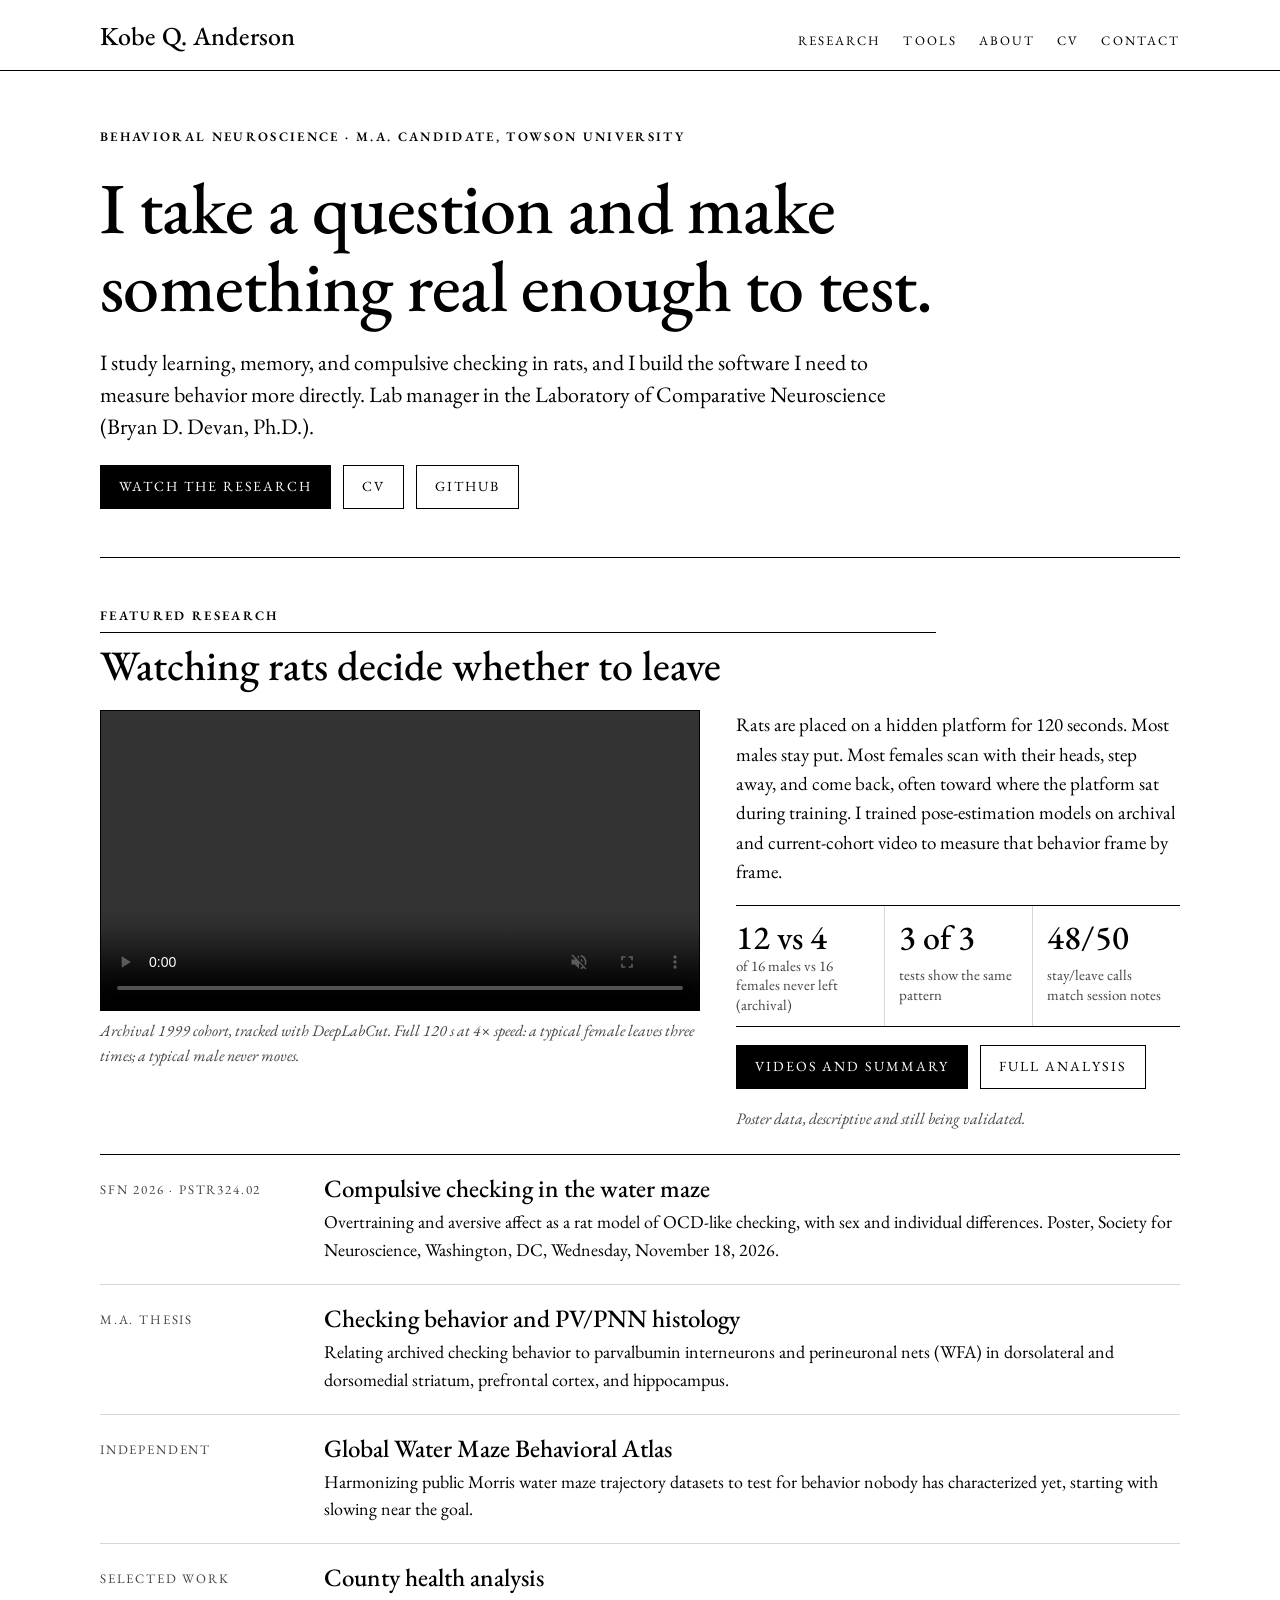
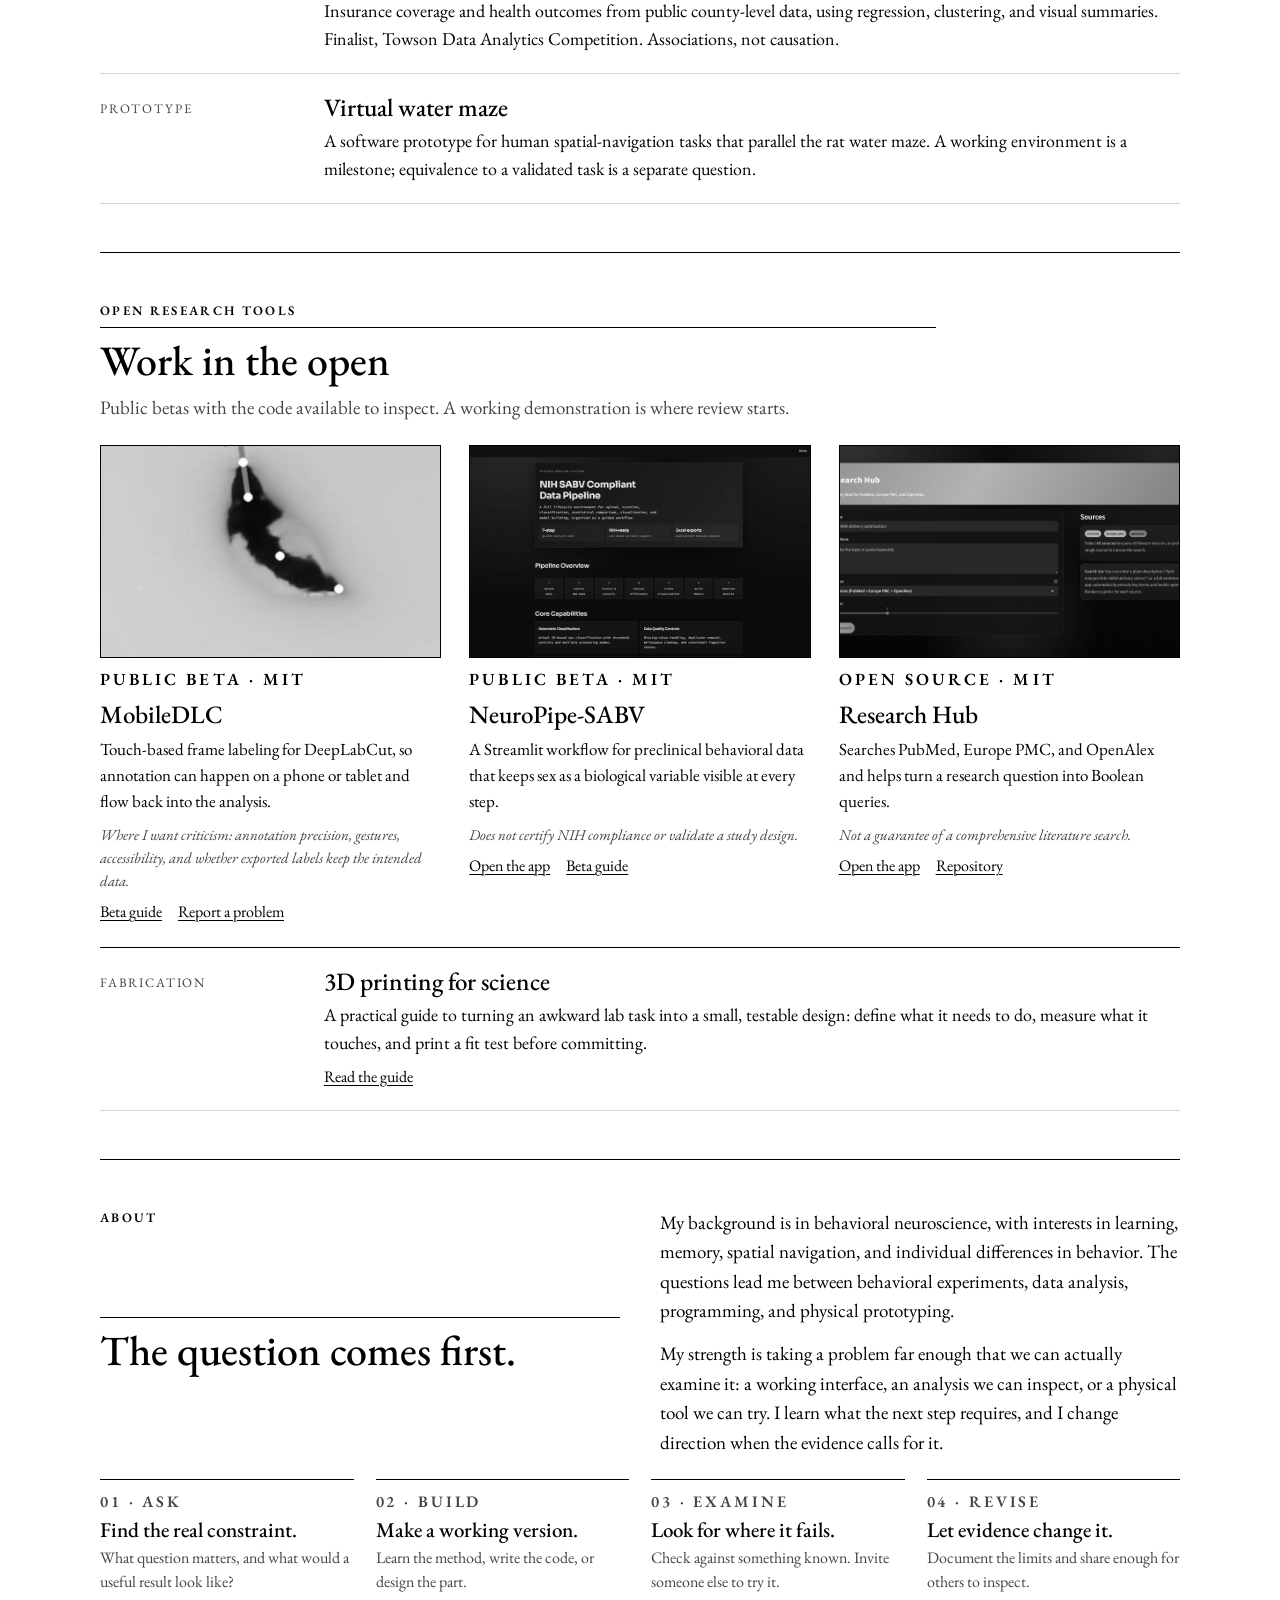
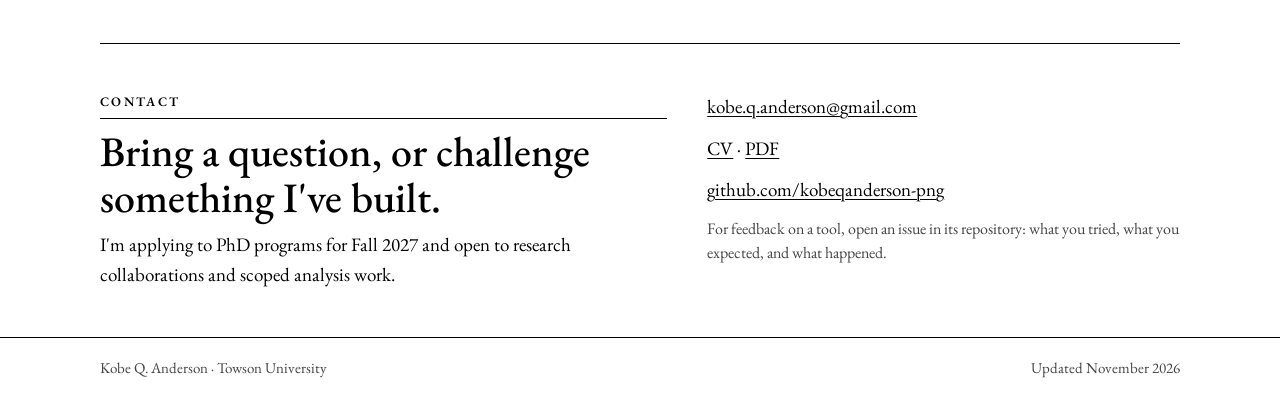
<file: index.html>
<!DOCTYPE html>
<html lang="en">
<head>
<meta charset="utf-8">
<meta name="viewport" content="width=device-width,initial-scale=1">
<title>Kobe Q. Anderson — Behavioral Neuroscience</title>
<meta name="description" content="Kobe Q. Anderson, behavioral neuroscience M.A. candidate at Towson University. Pose tracking of rat behavior, compulsive checking, and open research tools.">
<link rel="preconnect" href="https://fonts.googleapis.com">
<link rel="preconnect" href="https://fonts.gstatic.com" crossorigin>
<link rel="stylesheet" href="https://fonts.googleapis.com/css2?family=EB+Garamond:ital,wght@0,400;0,500;0,600;1,400&display=swap">
<link rel="stylesheet" href="styles.css">
</head>
<body>
<a class="skip" href="#main">Skip to content</a>
<header class="site-head"><div class="wrap">
  <a class="brand" href="#main">Kobe Q. Anderson</a>
  <nav aria-label="Main">
    <a href="#research">Research</a>
    <a href="#tools">Tools</a>
    <a href="#about">About</a>
    <a href="cv.html">CV</a>
    <a href="#contact">Contact</a>
  </nav>
</div></header>

<main id="main">
<section class="hero wrap">
  <p class="label">Behavioral neuroscience · M.A. candidate, Towson University</p>
  <h1>I take a question and make something real enough to test.</h1>
  <p class="lead">I study learning, memory, and compulsive checking in rats, and I build the software I need to measure behavior more directly. Lab manager in the Laboratory of Comparative Neuroscience (Bryan D. Devan, Ph.D.).</p>
  <div class="actions">
    <a class="btn solid" href="research/">Watch the research</a>
    <a class="btn" href="cv.html">CV</a>
    <a class="btn" href="https://github.com/kobeqanderson-png">GitHub</a>
  </div>
</section>

<section class="section wrap" id="research">
  <div class="section-head">
    <p class="label rule-label">Featured research</p>
    <h2>Watching rats decide whether to leave</h2>
  </div>
  <div class="feature">
    <div>
      <video src="research/analysis/demos_trimmed/leave_vs_stay_sp1.mp4" controls muted loop playsinline autoplay preload="metadata"></video>
      <p class="cap muted ital">Archival 1999 cohort, tracked with DeepLabCut. Full 120 s at 4× speed: a typical female leaves three times; a typical male never moves.</p>
    </div>
    <div style="display:grid;gap:18px">
      <p>Rats are placed on a hidden platform for 120 seconds. Most males stay put. Most females scan with their heads, step away, and come back, often toward where the platform sat during training. I trained pose-estimation models on archival and current-cohort video to measure that behavior frame by frame.</p>
      <div class="stats">
        <div><b>12 vs 4</b><span>of 16 males vs 16 females never left (archival)</span></div>
        <div><b>3 of 3</b><span>tests show the same pattern</span></div>
        <div><b>48/50</b><span>stay/leave calls match session notes</span></div>
      </div>
      <div class="actions">
        <a class="btn solid" href="research/">Videos and summary</a>
        <a class="btn" href="research/analysis/">Full analysis</a>
      </div>
      <p class="muted ital" style="font-size:16px">Poster data, descriptive and still being validated.</p>
    </div>
  </div>

  <div class="entries">
    <article class="entry"><p class="meta">SfN 2026 · PSTR324.02</p><div><h3>Compulsive checking in the water maze</h3><p>Overtraining and aversive affect as a rat model of OCD-like checking, with sex and individual differences. Poster, Society for Neuroscience, Washington, DC, Wednesday, November 18, 2026.</p></div></article>
    <article class="entry"><p class="meta">M.A. thesis</p><div><h3>Checking behavior and PV/PNN histology</h3><p>Relating archived checking behavior to parvalbumin interneurons and perineuronal nets (WFA) in dorsolateral and dorsomedial striatum, prefrontal cortex, and hippocampus.</p></div></article>
    <article class="entry"><p class="meta">Independent</p><div><h3>Global Water Maze Behavioral Atlas</h3><p>Harmonizing public Morris water maze trajectory datasets to test for behavior nobody has characterized yet, starting with slowing near the goal.</p></div></article>
    <article class="entry"><p class="meta">Selected work</p><div><h3>County health analysis</h3><p>Insurance coverage and health outcomes from public county-level data, using regression, clustering, and visual summaries. Finalist, Towson Data Analytics Competition. Associations, not causation.</p></div></article>
    <article class="entry"><p class="meta">Prototype</p><div><h3>Virtual water maze</h3><p>A software prototype for human spatial-navigation tasks that parallel the rat water maze. A working environment is a milestone; equivalence to a validated task is a separate question.</p></div></article>
  </div>
</section>

<section class="section wrap" id="tools">
  <div class="section-head">
    <p class="label rule-label">Open research tools</p>
    <h2>Work in the open</h2>
    <p class="muted">Public betas with the code available to inspect. A working demonstration is where review starts.</p>
  </div>
  <div class="tools">
    <article class="tool">
      <img src="assets/mobiledlc-frame.jpeg" alt="A pose-tracked frame of a rat on the water-maze platform" loading="lazy">
      <p class="label">Public beta · MIT</p>
      <h3>MobileDLC</h3>
      <p>Touch-based frame labeling for DeepLabCut, so annotation can happen on a phone or tablet and flow back into the analysis.</p>
      <p class="note">Where I want criticism: annotation precision, gestures, accessibility, and whether exported labels keep the intended data.</p>
      <div class="links"><a href="https://github.com/kobeqanderson-png/MobileDLC#readme">Beta guide</a><a href="https://github.com/kobeqanderson-png/MobileDLC/issues/new/choose">Report a problem</a></div>
    </article>
    <article class="tool">
      <img src="assets/neuropipe.jpeg" alt="NeuroPipe-SABV analysis workflow" loading="lazy">
      <p class="label">Public beta · MIT</p>
      <h3>NeuroPipe-SABV</h3>
      <p>A Streamlit workflow for preclinical behavioral data that keeps sex as a biological variable visible at every step.</p>
      <p class="note">Does not certify NIH compliance or validate a study design.</p>
      <div class="links"><a href="https://neuropipesabv.streamlit.app/">Open the app</a><a href="https://github.com/kobeqanderson-png/NeuroPipe-SABV#readme">Beta guide</a></div>
    </article>
    <article class="tool">
      <img src="assets/research-hub.jpeg" alt="Research discovery tool" loading="lazy">
      <p class="label">Open source · MIT</p>
      <h3>Research Hub</h3>
      <p>Searches PubMed, Europe PMC, and OpenAlex and helps turn a research question into Boolean queries.</p>
      <p class="note">Not a guarantee of a comprehensive literature search.</p>
      <div class="links"><a href="https://rsrchfinder.streamlit.app/">Open the app</a><a href="https://github.com/kobeqanderson-png/rsrchassistantstreamlit">Repository</a></div>
    </article>
  </div>
  <div class="entries">
    <article class="entry"><p class="meta">Fabrication</p><div><h3>3D printing for science</h3><p>A practical guide to turning an awkward lab task into a small, testable design: define what it needs to do, measure what it touches, and print a fit test before committing.</p><div class="links"><a href="guides/3d-printing-for-science.html">Read the guide</a></div></div></article>
  </div>
</section>

<section class="section wrap" id="about">
  <div class="two">
    <div class="section-head">
      <p class="label rule-label">About</p>
      <h2>The question comes first.</h2>
    </div>
    <div style="display:grid;gap:14px">
      <p>My background is in behavioral neuroscience, with interests in learning, memory, spatial navigation, and individual differences in behavior. The questions lead me between behavioral experiments, data analysis, programming, and physical prototyping.</p>
      <p>My strength is taking a problem far enough that we can actually examine it: a working interface, an analysis we can inspect, or a physical tool we can try. I learn what the next step requires, and I change direction when the evidence calls for it.</p>
    </div>
  </div>
  <div class="steps">
    <article><p class="label">01 · Ask</p><h3>Find the real constraint.</h3><p>What question matters, and what would a useful result look like?</p></article>
    <article><p class="label">02 · Build</p><h3>Make a working version.</h3><p>Learn the method, write the code, or design the part.</p></article>
    <article><p class="label">03 · Examine</p><h3>Look for where it fails.</h3><p>Check against something known. Invite someone else to try it.</p></article>
    <article><p class="label">04 · Revise</p><h3>Let evidence change it.</h3><p>Document the limits and share enough for others to inspect.</p></article>
  </div>
</section>

<section class="section wrap" id="contact">
  <div class="contact">
    <div class="section-head">
      <p class="label rule-label">Contact</p>
      <h2>Bring a question, or challenge something I've built.</h2>
      <p>I'm applying to PhD programs for Fall 2027 and open to research collaborations and scoped analysis work.</p>
    </div>
    <div>
      <p><a href="mailto:kobe.q.anderson@gmail.com">kobe.q.anderson@gmail.com</a></p>
      <p><a href="cv.html">CV</a> · <a href="assets/Kobe_Anderson_CV.pdf">PDF</a></p>
      <p><a href="https://github.com/kobeqanderson-png">github.com/kobeqanderson-png</a></p>
      <p class="muted" style="font-size:16px">For feedback on a tool, open an issue in its repository: what you tried, what you expected, and what happened.</p>
    </div>
  </div>
</section>
</main>

<footer class="site-foot"><div class="wrap"><span>Kobe Q. Anderson · Towson University</span><span>Updated November 2026</span></div></footer>
</body>
</html>
</file>
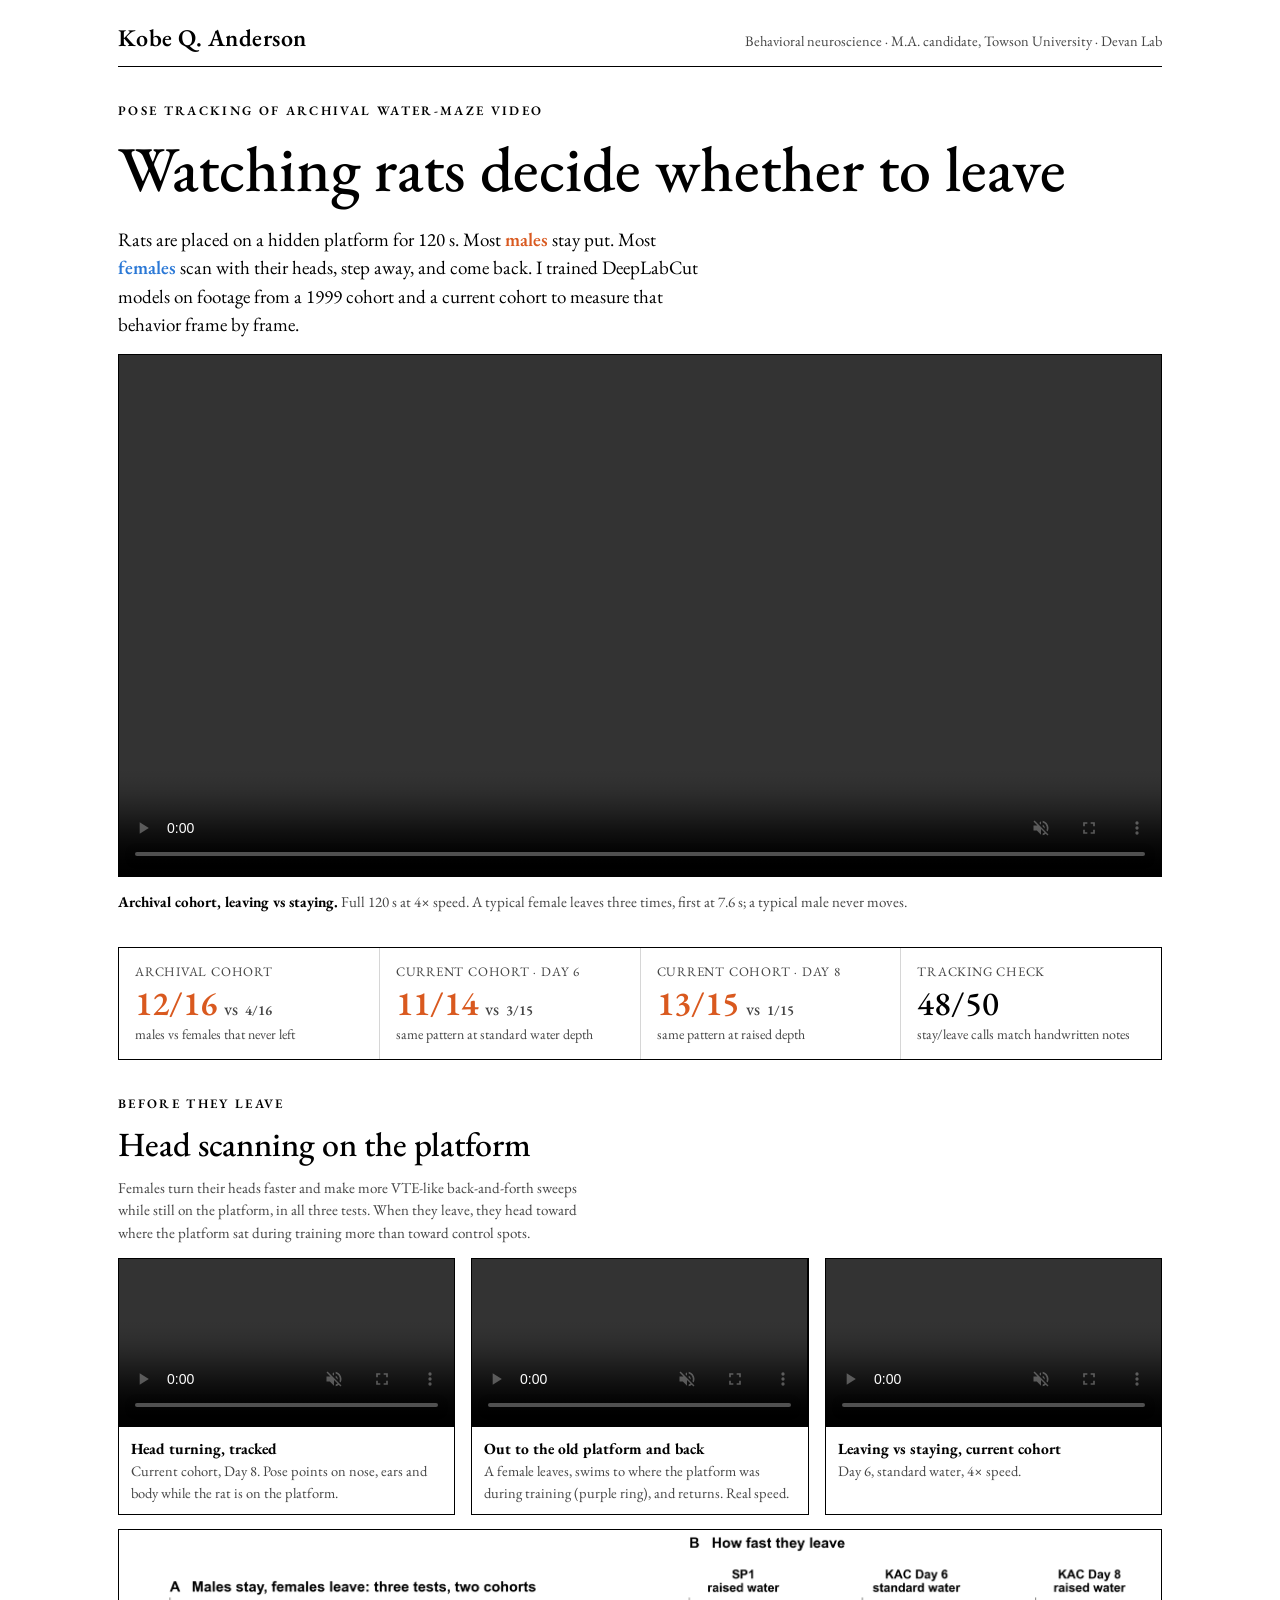
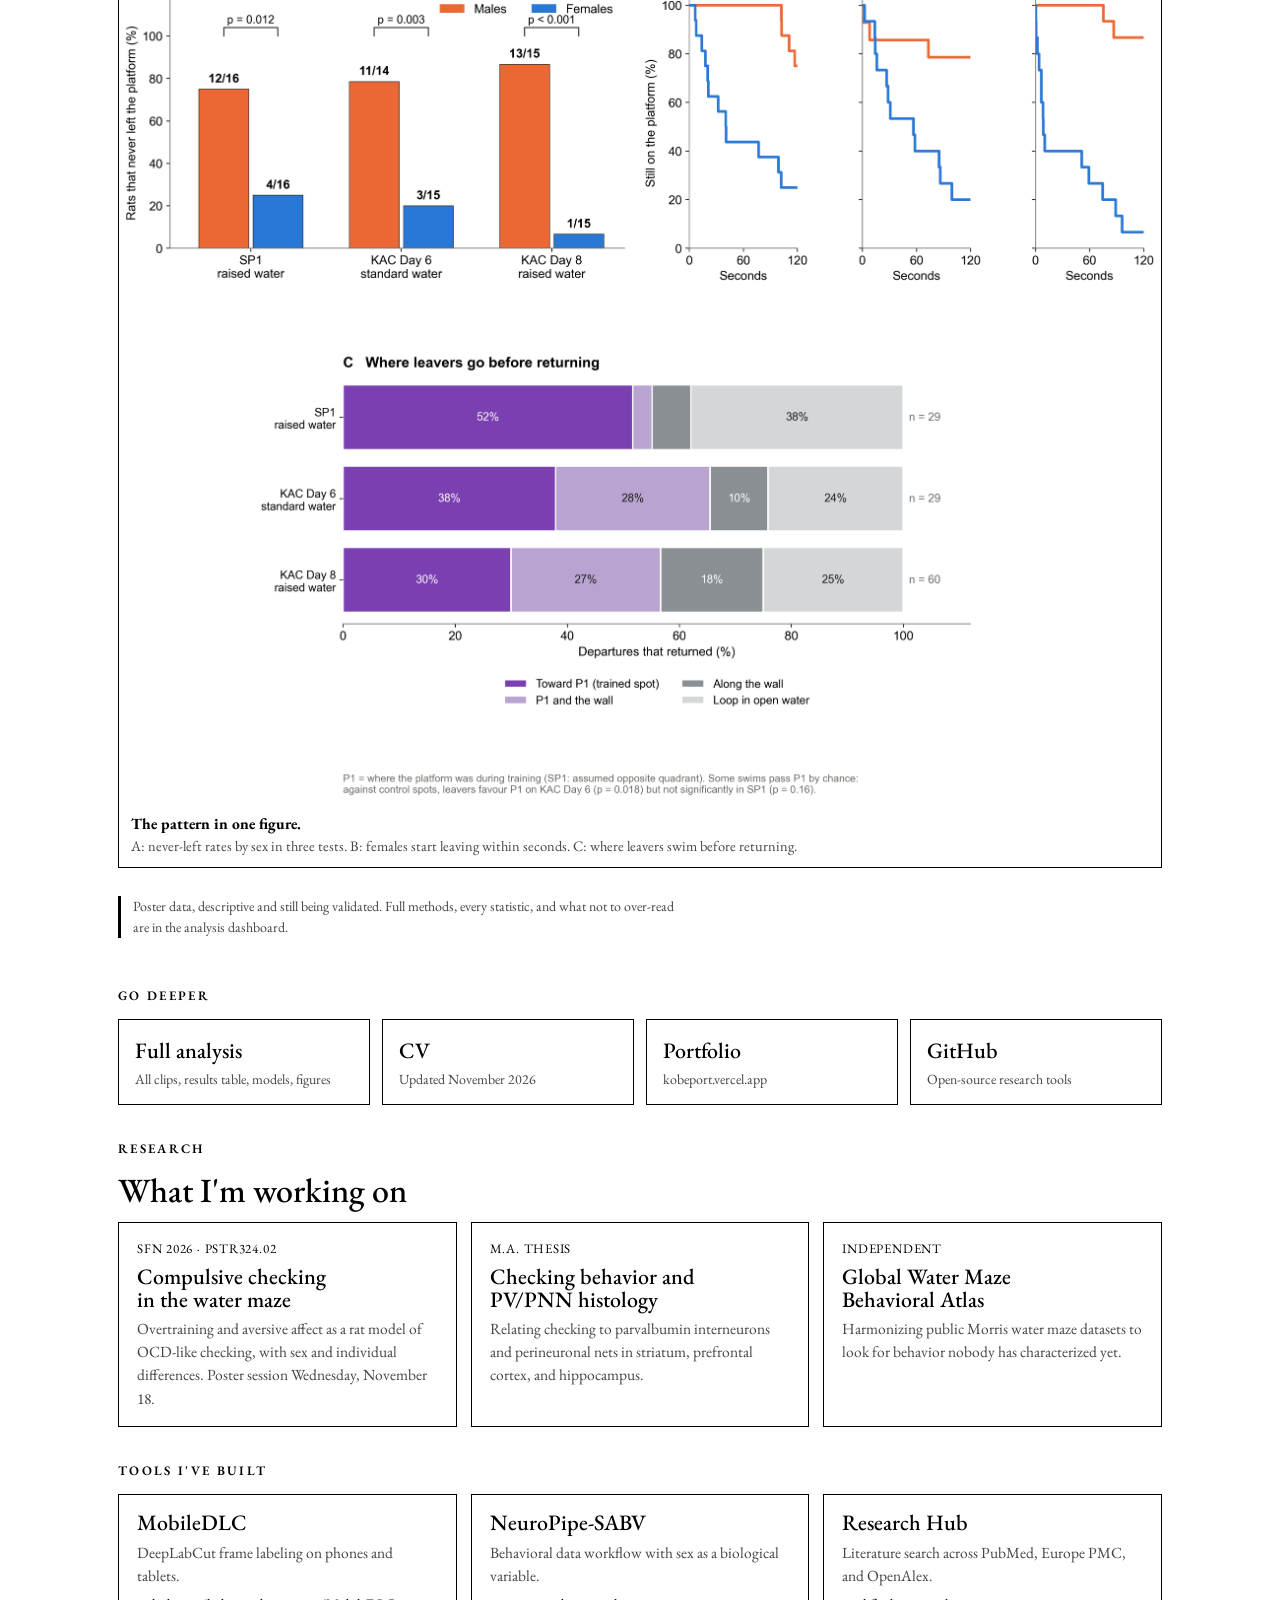
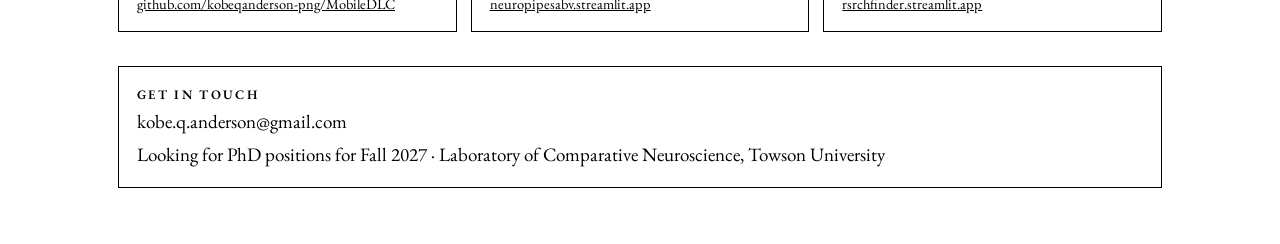
<file: research/index.html>
<!DOCTYPE html>
<html lang="en"><head><meta charset="utf-8">
<meta name="viewport" content="width=device-width,initial-scale=1,viewport-fit=cover">
<title>Kobe Q. Anderson — Research</title>
<link rel="stylesheet" href="https://fonts.googleapis.com/css2?family=EB+Garamond:ital,wght@0,400;0,500;0,600;1,400&display=swap">
<style>
:root{--bg:#fff;--panel:#fff;--ink:#000;--ink2:#444;--rule:#000;--accent:#000;--f:#2a78d6;--m:#d9591f;--display:"EB Garamond",Garamond,"Times New Roman",Georgia,serif;--body:"EB Garamond",Garamond,"Times New Roman",Georgia,serif;--mono:"EB Garamond",Garamond,"Times New Roman",Georgia,serif}

*{box-sizing:border-box}
body{margin:0;background:var(--bg);color:var(--ink);font-family:var(--body);font-size:19px;line-height:1.5}
.wrap{max-width:1080px;margin:0 auto;padding:calc(20px + env(safe-area-inset-top,0px)) max(18px,env(safe-area-inset-right,0px)) calc(56px + env(safe-area-inset-bottom,0px)) max(18px,env(safe-area-inset-left,0px));display:grid;gap:34px}
.top{display:flex;justify-content:space-between;align-items:baseline;gap:12px;flex-wrap:wrap;border-bottom:1px solid var(--rule);padding-bottom:10px}
.name{font-family:var(--display);font-size:24px;font-weight:600;letter-spacing:.02em}
.who{font-size:14.5px;color:var(--ink2)}
.eyebrow{font-family:var(--mono);font-size:13px;font-weight:600;letter-spacing:.18em;text-transform:uppercase;color:var(--accent)}
h1,h2,h3{font-family:var(--display);font-weight:500;margin:0;line-height:1.05;text-wrap:balance}
h1{font-size:clamp(40px,7vw,64px)} h2{font-size:clamp(26px,3.4vw,34px)} h3{font-size:22px}
.lede{font-size:19px;max-width:66ch;margin:10px 0 0}
.f{color:var(--f);font-weight:600}.m{color:var(--m);font-weight:600}
section{display:grid;gap:14px}
.hero video{width:100%;display:block;background:#000;border:1px solid var(--rule);border-top:1px solid var(--accent)}
.cap{font-size:15px;color:var(--ink2);margin:0}.cap b{color:var(--ink)}
.kpis{display:grid;grid-template-columns:repeat(auto-fit,minmax(200px,1fr));gap:1px;background:#d6d6d6;border:1px solid var(--rule)}
.kpi{background:var(--panel);padding:14px 16px;display:grid;gap:4px}
.kpi .lab{font-family:var(--mono);font-size:13px;letter-spacing:.06em;text-transform:uppercase;color:var(--ink2)}
.kpi b{font-family:var(--display);font-size:34px;font-weight:500;line-height:1}
.kpi b i{font-style:normal;font-size:18px;color:var(--ink2)}
.kpi span:last-child{font-size:14px;color:var(--ink2)}
.vids{display:grid;grid-template-columns:repeat(auto-fit,minmax(300px,1fr));gap:16px}
.vids>*{min-width:0}
figure{margin:0;background:var(--panel);border:1px solid var(--rule);display:grid;align-content:start}
figure video{width:100%;display:block;background:#000}
figure img{width:100%;display:block;background:#fff}
figcaption{padding:10px 12px;font-size:14.5px;color:var(--ink2)} figcaption b{display:block;color:var(--ink);font-size:15.5px}
.btns{display:grid;grid-template-columns:repeat(auto-fit,minmax(230px,1fr));gap:12px}
.btn{display:grid;gap:2px;padding:14px 16px;background:var(--panel);border:1px solid var(--rule);border-left:1px solid var(--accent);color:var(--ink);text-decoration:none}
.btn b{font-family:var(--display);font-size:22px;font-weight:500}
.btn span{font-size:14px;color:var(--ink2)}
.btn:hover{border-color:var(--accent)}
.cards{display:grid;grid-template-columns:repeat(auto-fit,minmax(280px,1fr));gap:14px}
.card{background:var(--panel);border:1px solid var(--rule);padding:16px 18px;display:grid;gap:6px;align-content:start}
.card p{margin:0;color:var(--ink2);font-size:15.5px}
.card a{color:var(--accent);font-size:14.5px;word-break:break-word}
.tag{font-family:var(--mono);font-size:13px;letter-spacing:.06em;text-transform:uppercase;color:var(--accent)}
.note{font-size:14px;color:var(--ink2);max-width:80ch;border-left:3px solid var(--rule);padding-left:12px}
.contact{background:var(--panel);border:1px solid var(--rule);padding:18px;display:grid;gap:4px}
.contact a{color:var(--accent)}
</style></head><body><div class="wrap">

<div class="top"><a class="name" href="../" style="color:inherit;text-decoration:none">Kobe Q. Anderson</a><span class="who">Behavioral neuroscience · M.A. candidate, Towson University · Devan Lab</span></div>

<section class="hero">
  <div class="eyebrow">Pose tracking of archival water-maze video</div>
  <h1>Watching rats decide whether to leave</h1>
  <p class="lede">Rats are placed on a hidden platform for 120 s. Most <span class="m">males</span> stay put. Most <span class="f">females</span> scan with their heads, step away, and come back. I trained DeepLabCut models on footage from a 1999 cohort and a current cohort to measure that behavior frame by frame.</p>
  <video src="analysis/demos_trimmed/leave_vs_stay_sp1.mp4" controls muted loop playsinline autoplay preload="metadata"></video>
  <p class="cap"><b>Archival cohort, leaving vs staying.</b> Full 120 s at 4× speed. A typical female leaves three times, first at 7.6 s; a typical male never moves.</p>
</section>

<div class="kpis">
  <div class="kpi"><span class="lab">Archival cohort</span><b><span class="m">12/16</span> <i>vs</i> <span class="f">4/16</span></b><span>males vs females that never left</span></div>
  <div class="kpi"><span class="lab">Current cohort · Day 6</span><b><span class="m">11/14</span> <i>vs</i> <span class="f">3/15</span></b><span>same pattern at standard water depth</span></div>
  <div class="kpi"><span class="lab">Current cohort · Day 8</span><b><span class="m">13/15</span> <i>vs</i> <span class="f">1/15</span></b><span>same pattern at raised depth</span></div>
  <div class="kpi"><span class="lab">Tracking check</span><b>48/50</b><span>stay/leave calls match handwritten notes</span></div>
</div>

<section>
  <div class="eyebrow">Before they leave</div>
  <h2>Head scanning on the platform</h2>
  <p class="cap" style="max-width:70ch">Females turn their heads faster and make more VTE-like back-and-forth sweeps while still on the platform, in all three tests. When they leave, they head toward where the platform sat during training more than toward control spots.</p>
  <div class="vids">
    <figure><video src="analysis/demos/head_turning_kac_d8.mp4" controls muted loop playsinline preload="metadata"></video><figcaption><b>Head turning, tracked</b>Current cohort, Day 8. Pose points on nose, ears and body while the rat is on the platform.</figcaption></figure>
    <figure><video src="analysis/demos_trimmed/departure_to_P1.mp4" controls muted loop playsinline preload="metadata"></video><figcaption><b>Out to the old platform and back</b>A female leaves, swims to where the platform was during training (purple ring), and returns. Real speed.</figcaption></figure>
    <figure><video src="analysis/demos_trimmed/leave_vs_stay_kac_d6.mp4" controls muted loop playsinline preload="metadata"></video><figcaption><b>Leaving vs staying, current cohort</b>Day 6, standard water, 4× speed.</figcaption></figure>
  </div>
  <figure><img src="analysis/figures/hero_story.png" alt="Sex difference in staying across three tests, survival curves of rats still on the platform, and where departures went."><figcaption><b>The pattern in one figure.</b> A: never-left rates by sex in three tests. B: females start leaving within seconds. C: where leavers swim before returning.</figcaption></figure>
  <p class="note">Poster data, descriptive and still being validated. Full methods, every statistic, and what not to over-read are in the analysis dashboard.</p>
</section>

<section>
  <div class="eyebrow">Go deeper</div>
  <div class="btns">
    <a class="btn" href="analysis/"><b>Full analysis</b><span>All clips, results table, models, figures</span></a>
    <a class="btn" href="../cv.html"><b>CV</b><span>Updated November 2026</span></a>
    <a class="btn" href="../"><b>Portfolio</b><span>kobeport.vercel.app</span></a>
    <a class="btn" href="https://github.com/kobeqanderson-png"><b>GitHub</b><span>Open-source research tools</span></a>
  </div>
</section>

<section>
  <div class="eyebrow">Research</div>
  <h2>What I'm working on</h2>
  <div class="cards">
    <div class="card"><span class="tag">SfN 2026 · PSTR324.02</span><h3>Compulsive checking in the water maze</h3><p>Overtraining and aversive affect as a rat model of OCD-like checking, with sex and individual differences. Poster session Wednesday, November 18.</p></div>
    <div class="card"><span class="tag">M.A. thesis</span><h3>Checking behavior and PV/PNN histology</h3><p>Relating checking to parvalbumin interneurons and perineuronal nets in striatum, prefrontal cortex, and hippocampus.</p></div>
    <div class="card"><span class="tag">Independent</span><h3>Global Water Maze Behavioral Atlas</h3><p>Harmonizing public Morris water maze datasets to look for behavior nobody has characterized yet.</p></div>
  </div>
</section>

<section>
  <div class="eyebrow">Tools I've built</div>
  <div class="cards">
    <div class="card"><h3>MobileDLC</h3><p>DeepLabCut frame labeling on phones and tablets.</p><a href="https://github.com/kobeqanderson-png/MobileDLC">github.com/kobeqanderson-png/MobileDLC</a></div>
    <div class="card"><h3>NeuroPipe-SABV</h3><p>Behavioral data workflow with sex as a biological variable.</p><a href="https://neuropipesabv.streamlit.app/">neuropipesabv.streamlit.app</a></div>
    <div class="card"><h3>Research Hub</h3><p>Literature search across PubMed, Europe PMC, and OpenAlex.</p><a href="https://rsrchfinder.streamlit.app/">rsrchfinder.streamlit.app</a></div>
  </div>
</section>

<div class="contact"><div class="eyebrow">Get in touch</div><span>kobe.q.anderson@gmail.com</span><span>Looking for PhD positions for Fall 2027 · Laboratory of Comparative Neuroscience, Towson University</span></div>
</div></body></html>
</file>
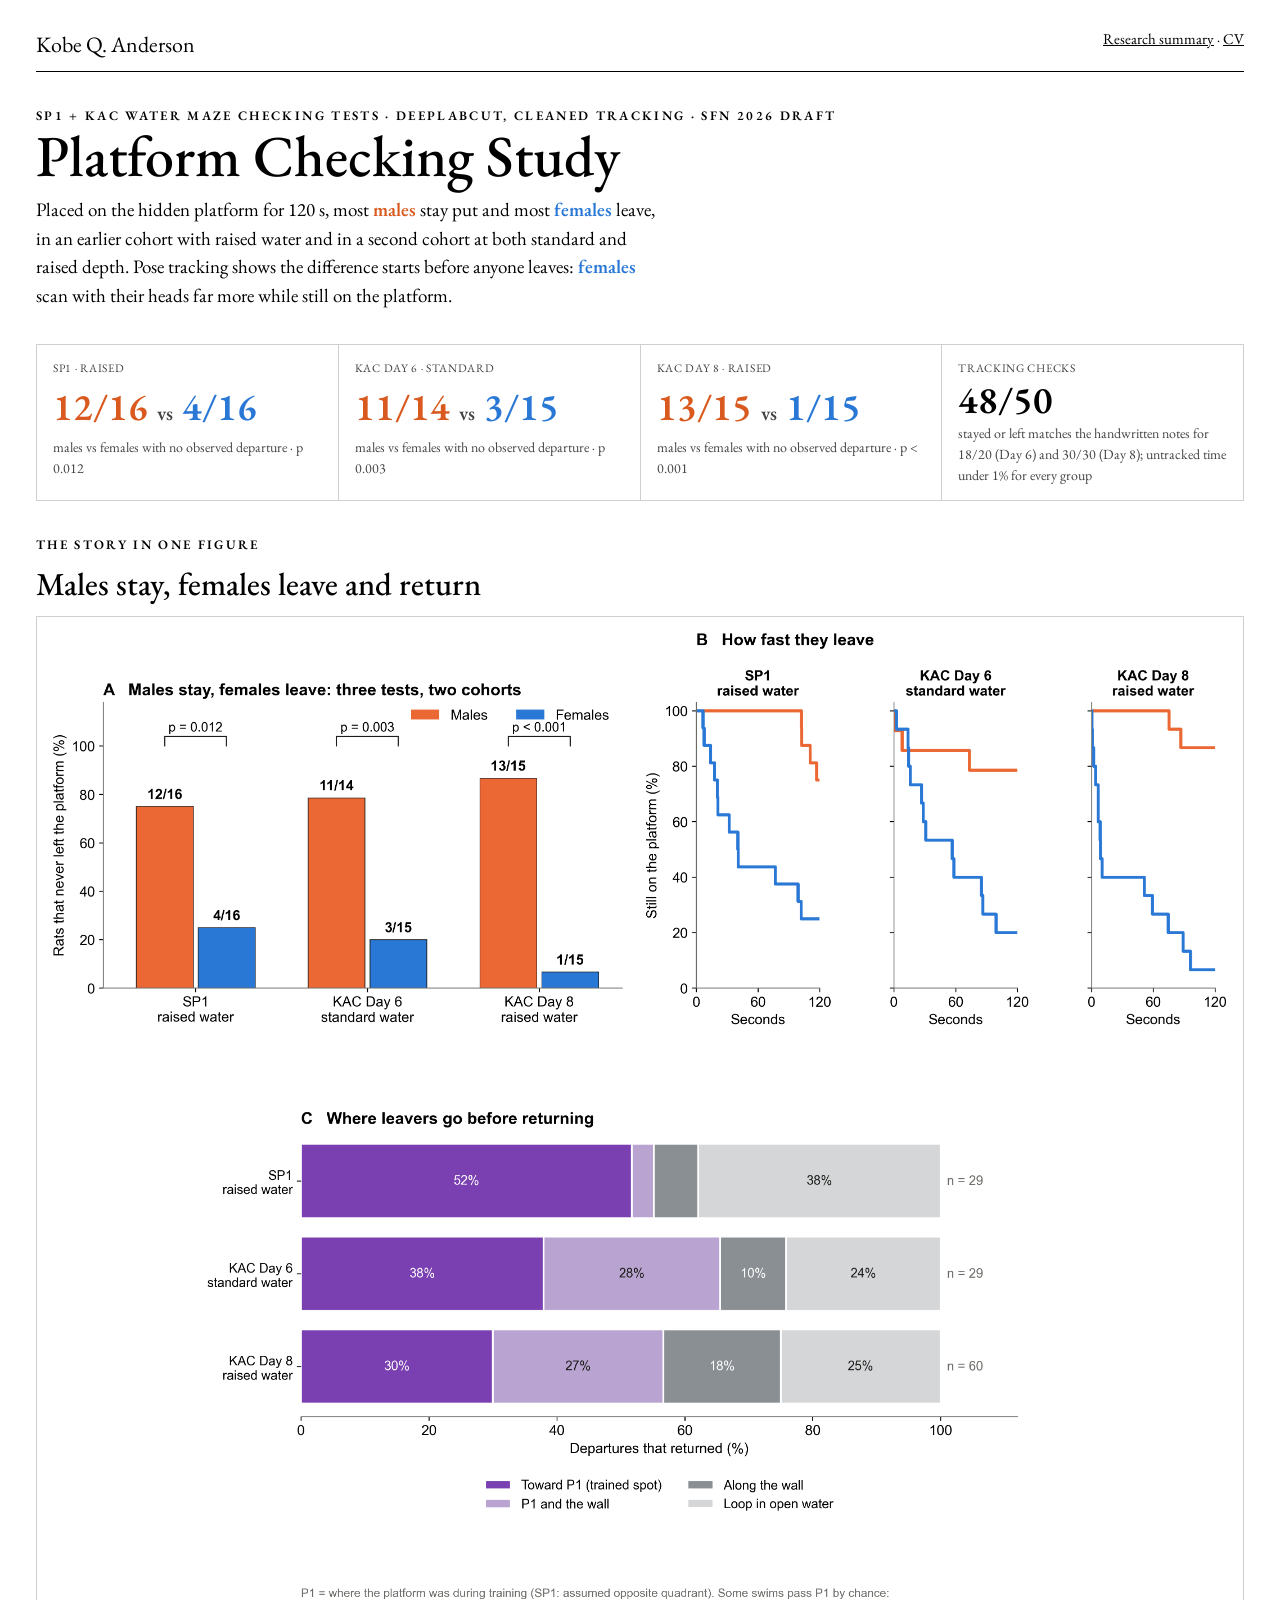
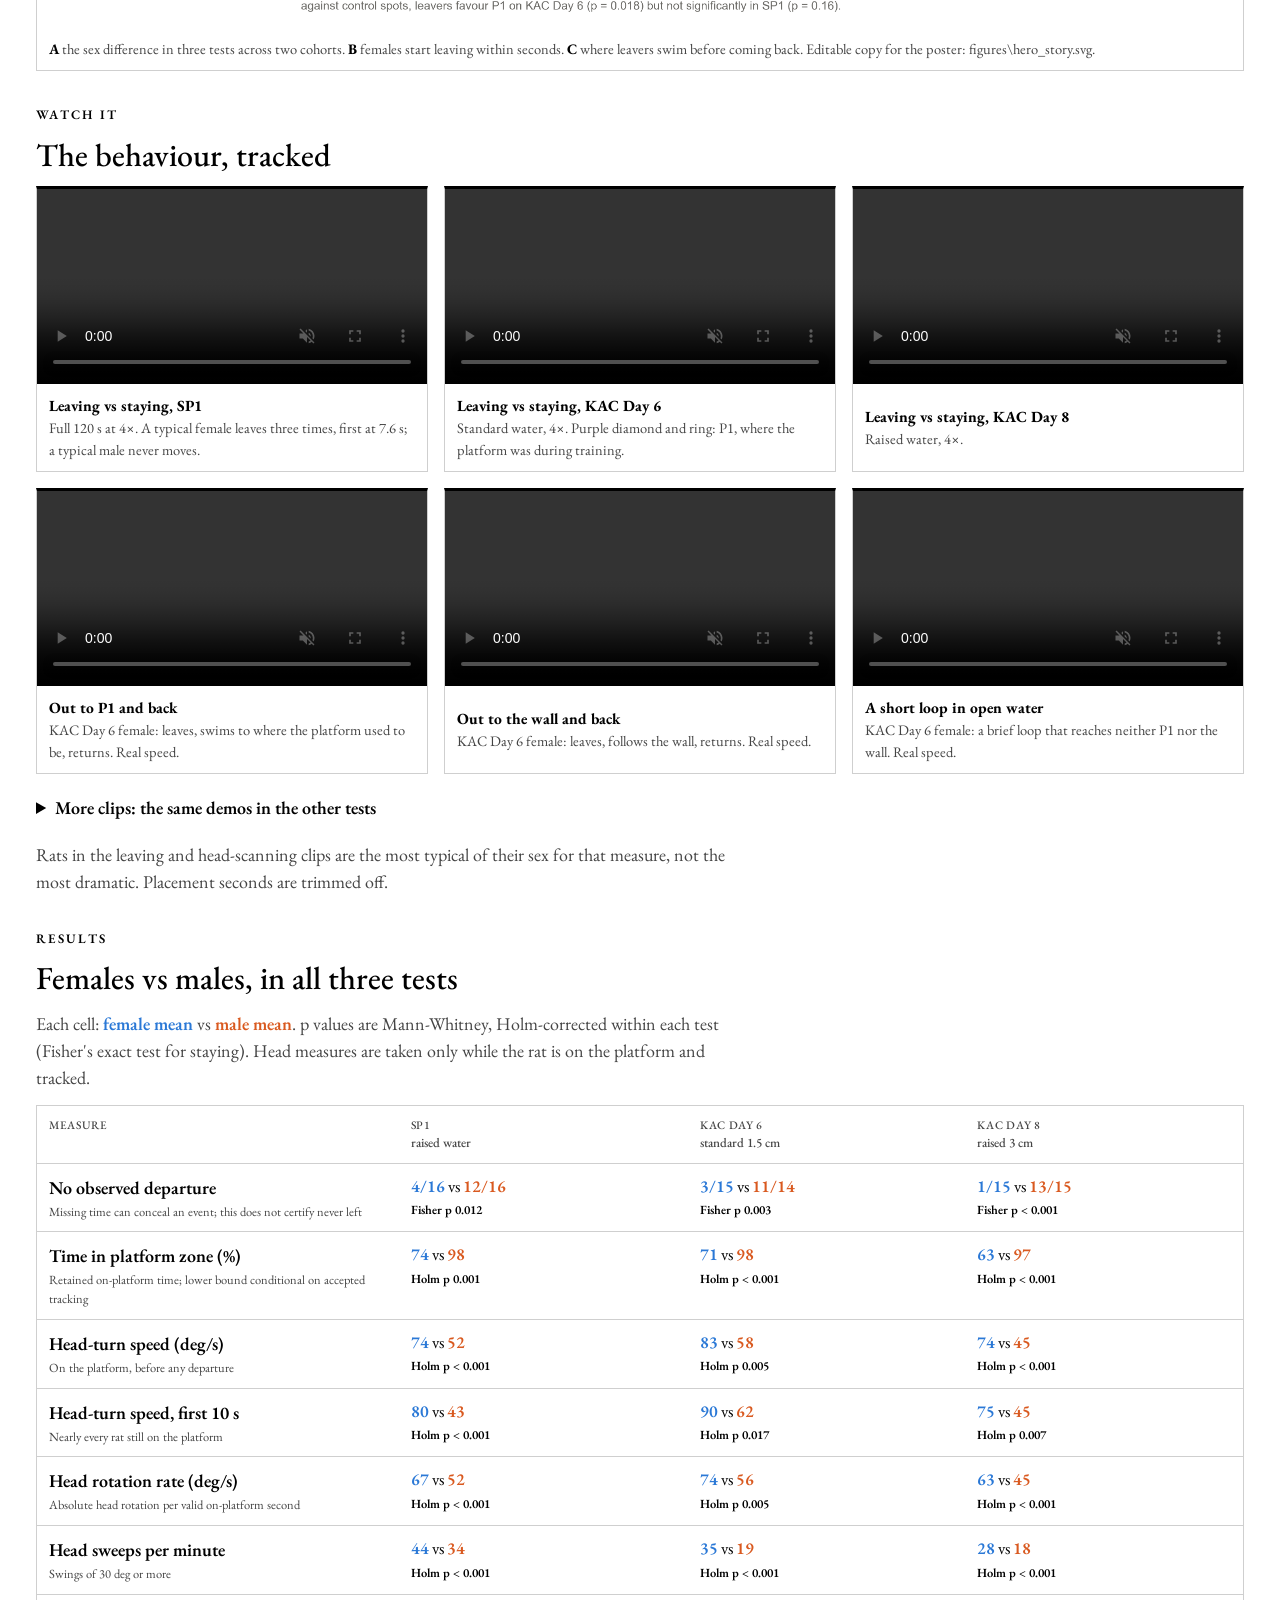
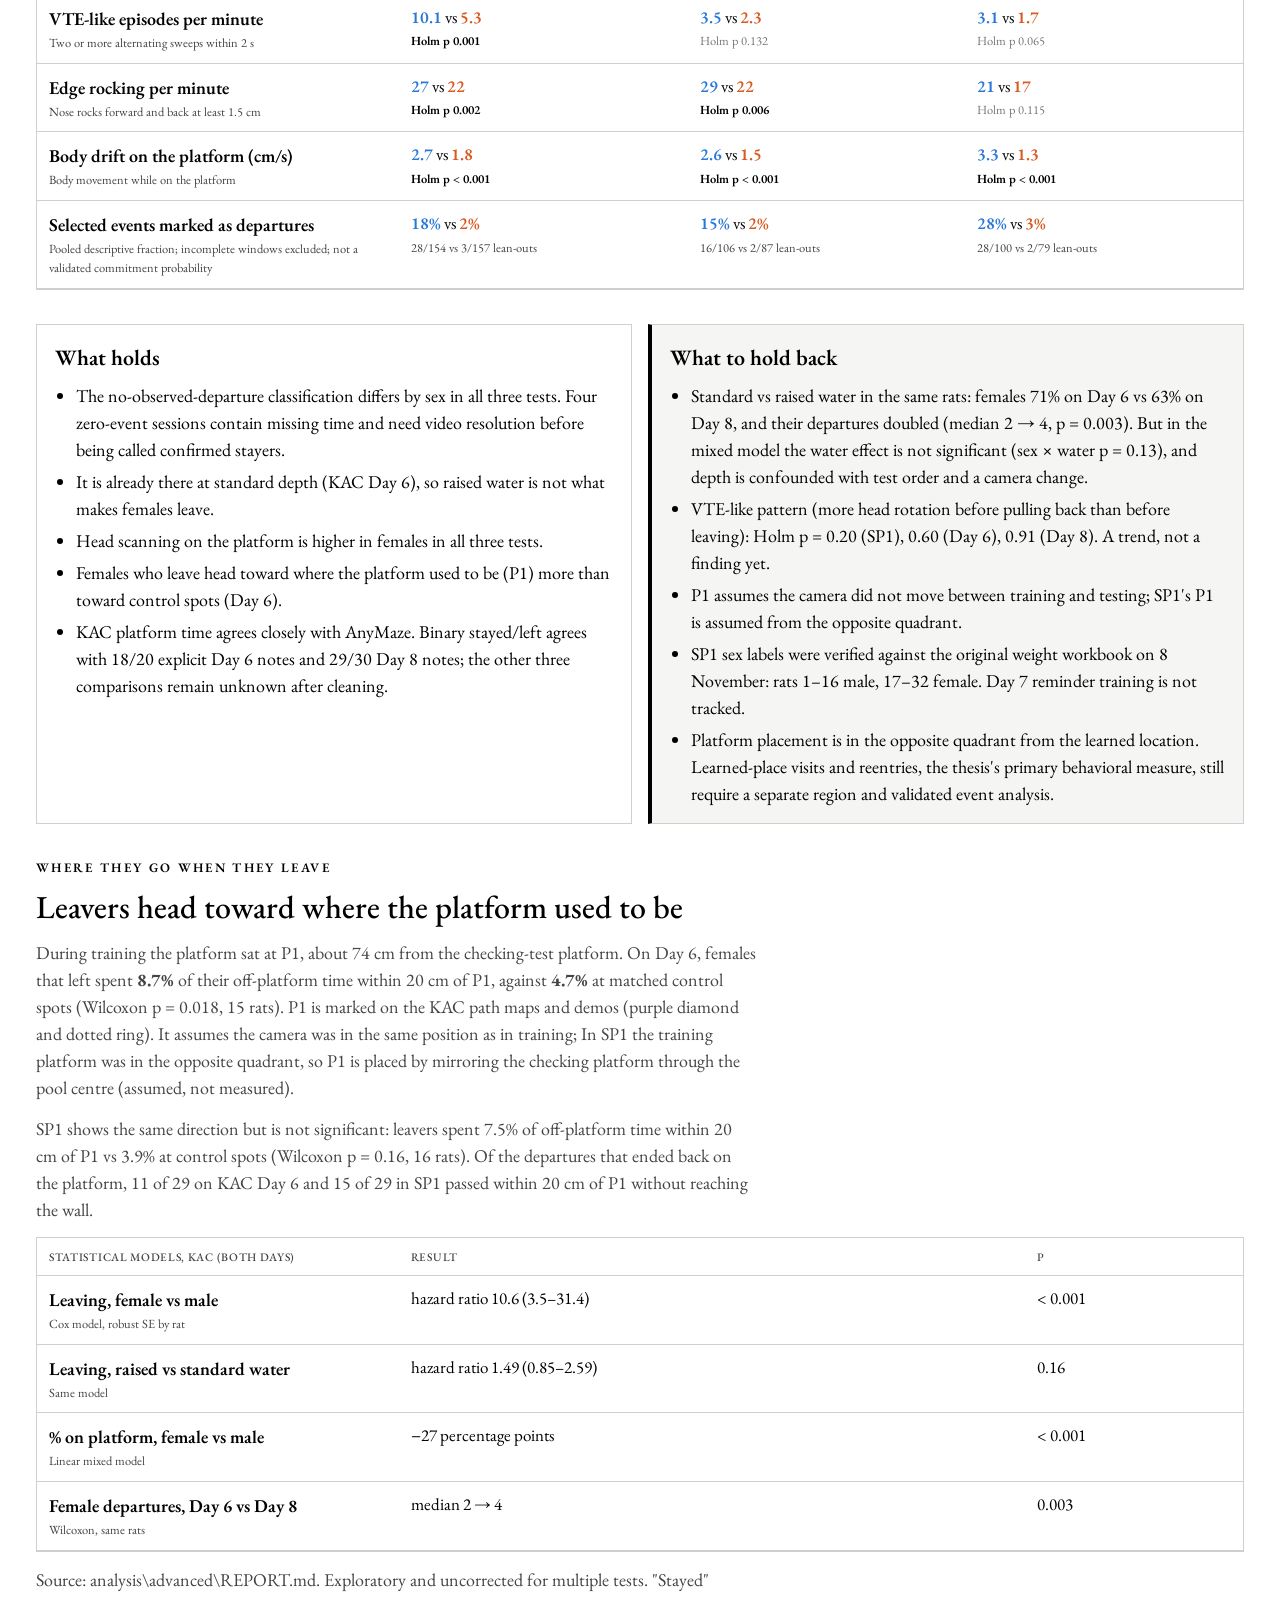
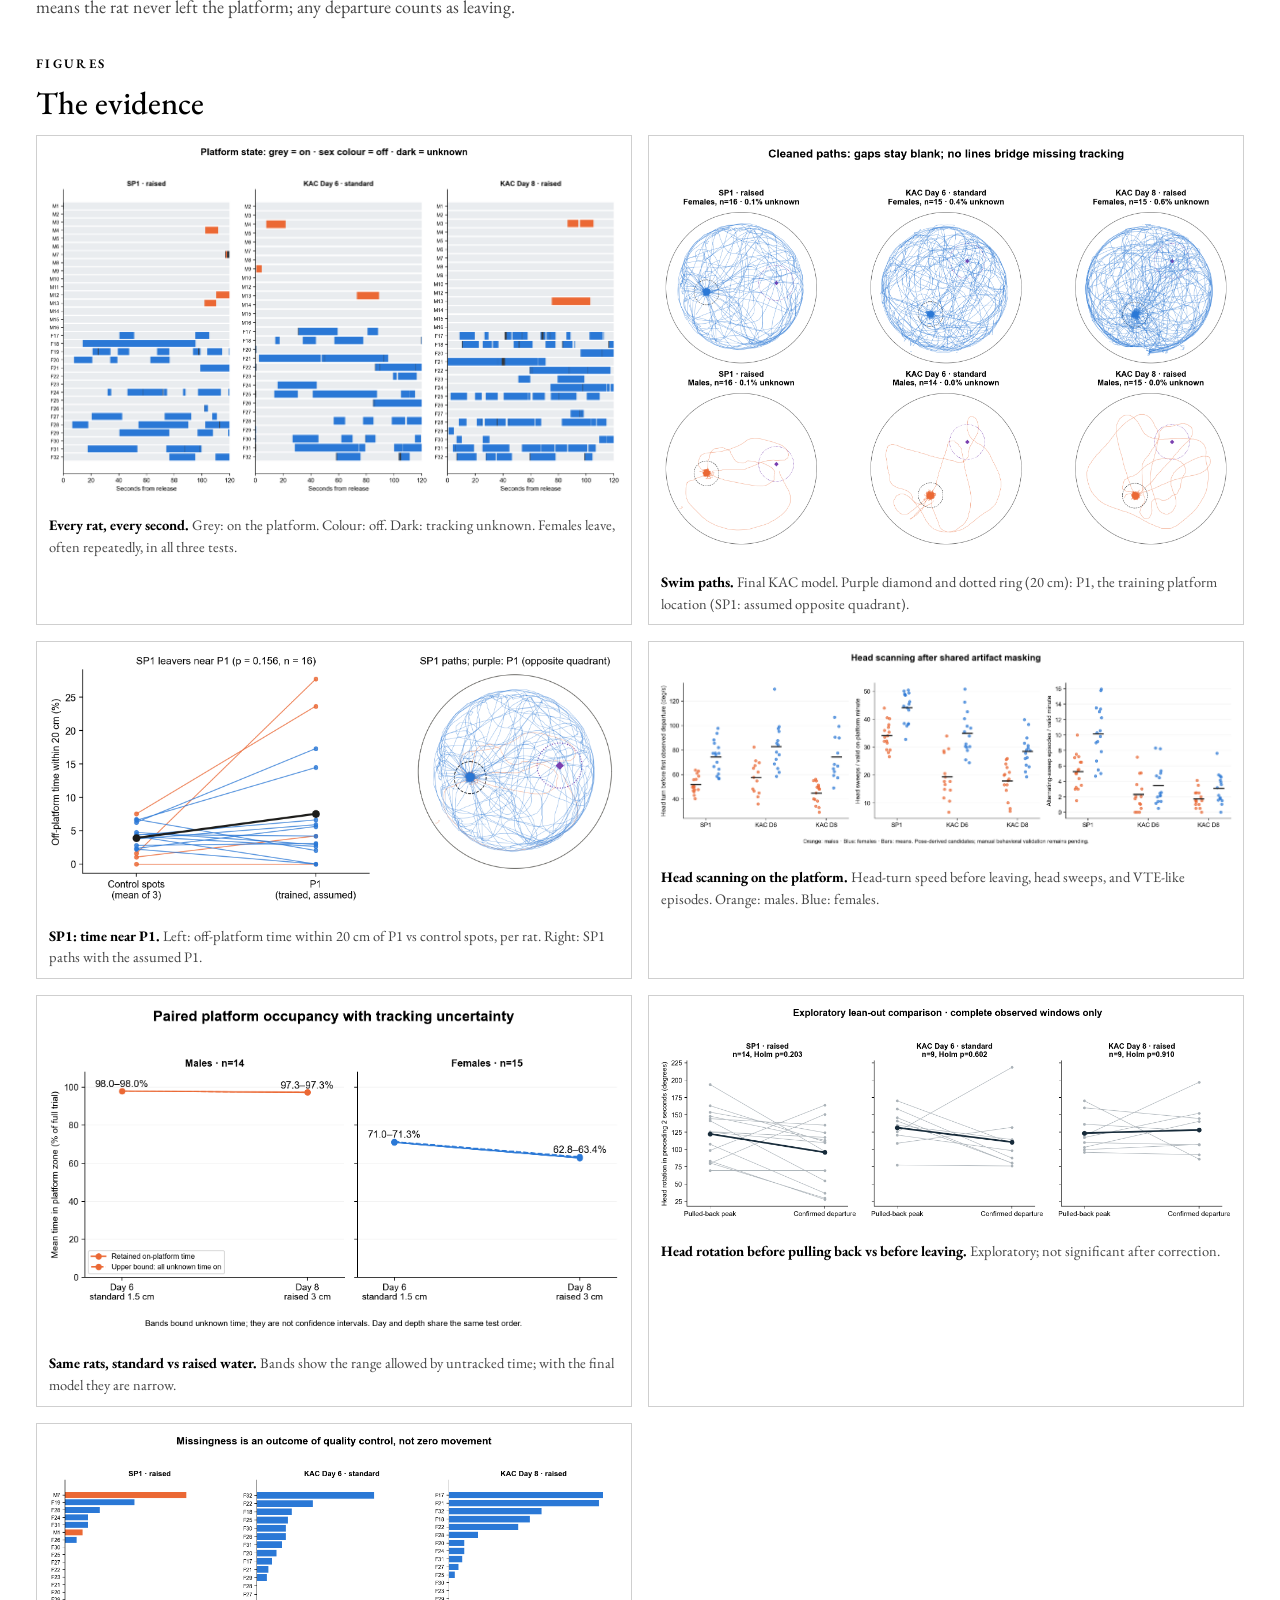
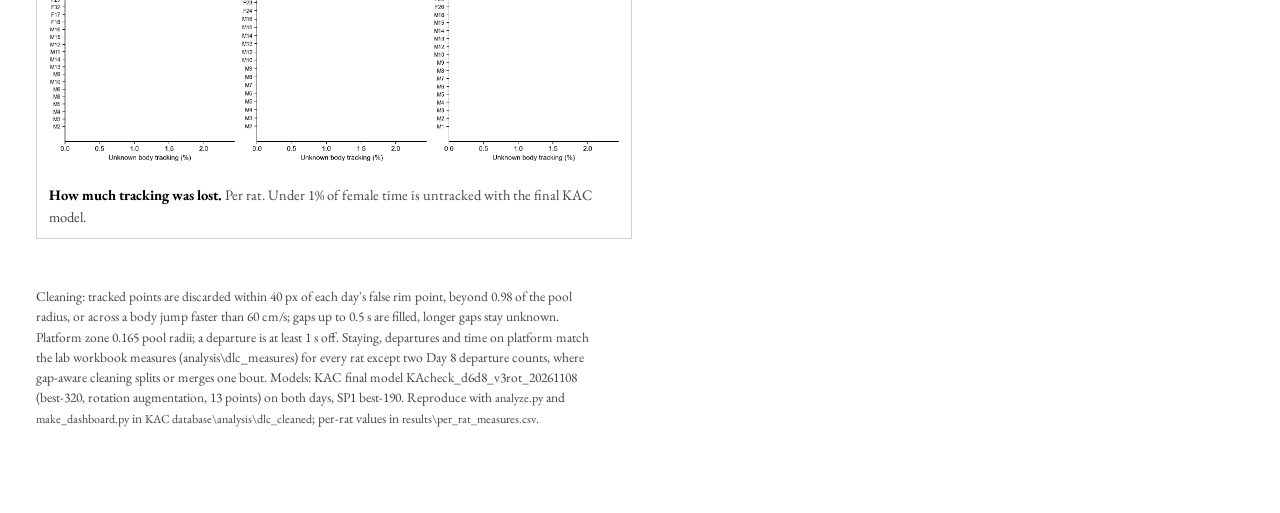
<file: research/analysis/index.html>
<!doctype html><html><head><meta charset=utf8><meta name=viewport content="width=device-width,initial-scale=1,viewport-fit=cover"><style>:root{color-scheme:light;box-sizing:border-box;padding-top:env(safe-area-inset-top,0px);padding-bottom:env(safe-area-inset-bottom,0px)}html{scroll-padding-top:env(safe-area-inset-top,0px)}body{margin:0;padding:0;font:14px -apple-system,BlinkMacSystemFont,sans-serif;background:#fff;color:#000}img{max-width:100%}[hidden]:not([hidden=until-found i]){display:none!important}</style></head><body>
<title>Platform Checking Study</title>
<meta name="claude:viewport-fit-sides" content="cover">
<link rel="stylesheet" href="https://fonts.googleapis.com/css2?family=EB+Garamond:ital,wght@0,400;0,500;0,600;1,400&display=swap">
<style>
/* Layout: KPI strip, then the demo wall, then one results table across the three tests, then figure plates. Pool-water neutrals; sex colours carry the data. */
:root { --bg:#fff; --panel:#fff; --ink:#000; --ink2:#444; --rule:#cfcfcf; --accent:#000; --f:#2a78d6; --m:#d9591f; --sig:#000; --ns:#777; --warn:#f5f5f3; --warnline:#000;
  --display:"EB Garamond",Garamond,"Times New Roman",Georgia,serif; --body:"EB Garamond",Garamond,"Times New Roman",Georgia,serif; --mono:"EB Garamond",Garamond,"Times New Roman",Georgia,serif }
*{box-sizing:border-box} body{background:var(--bg);color:var(--ink);font-family:var(--body);font-size:18px;line-height:1.5;margin:0}
.wrap{max-width:1240px;margin:0 auto;padding-block:28px 72px;padding-left:max(16px,env(safe-area-inset-left,0px));padding-right:max(16px,env(safe-area-inset-right,0px));display:grid;gap:34px}
h1,h2{font-family:var(--display);font-weight:500;margin:0;line-height:1.05;text-wrap:balance} h1{font-size:clamp(36px,6vw,58px)} h2{font-size:clamp(24px,3vw,32px)}
.eyebrow{font-family:var(--mono);font-size:13px;font-weight:600;letter-spacing:.18em;text-transform:uppercase;color:var(--accent)}
.lede{font-size:19px;max-width:70ch;margin:10px 0 0} .f{color:var(--f);font-weight:600} .m{color:var(--m);font-weight:600}
section{display:grid;gap:14px} .sub{color:var(--ink2);max-width:80ch;margin:0}
.kpis{display:grid;grid-template-columns:repeat(auto-fit,minmax(220px,1fr));gap:1px;background:var(--rule);border:1px solid var(--rule)}
.kpi{background:var(--panel);padding:14px 16px;display:grid;gap:4px} .kpi .lab{font-family:var(--mono);font-size:11.5px;letter-spacing:.06em;text-transform:uppercase;color:var(--ink2)}
.kpi b{font-family:var(--display);font-size:38px;font-weight:600;line-height:1;font-variant-numeric:tabular-nums} .kpi b i{font-style:normal;font-size:20px;color:var(--ink2)} .kpi .cap{font-size:14px;color:var(--ink2)}
.vids{display:grid;grid-template-columns:repeat(auto-fit,minmax(340px,1fr));gap:16px} .vids > *{min-width:0}
.vid{margin:0;background:var(--panel);border:1px solid var(--rule);display:grid} .vid video{width:100%;max-width:100%;display:block;background:#000}
.vid figcaption{padding:10px 12px;font-size:14.5px;color:var(--ink2)} .vid figcaption b{color:var(--ink);display:block;font-size:15.5px}
.vid.main{border-top:3px solid var(--accent)}
details summary{cursor:pointer;font-weight:600;color:var(--accent);padding:6px 0} details[open] summary{margin-bottom:12px}
.tbl{overflow-x:auto;background:var(--panel);border:1px solid var(--rule)} table{border-collapse:collapse;width:100%;min-width:720px;font-variant-numeric:tabular-nums}
th,td{text-align:left;padding:10px 12px;border-bottom:1px solid var(--rule);vertical-align:top} thead th{font-family:var(--mono);font-size:11.5px;letter-spacing:.06em;text-transform:uppercase;color:var(--ink2);font-weight:500}
tbody th{font-weight:600;width:30%} small{display:block;font-size:12.5px;color:var(--ink2);font-weight:400;margin-top:2px} small.sig{color:var(--sig);font-weight:600} small.ns{color:var(--ns)}
td{font-size:17px} thead th span{display:block;text-transform:none;letter-spacing:0;font-family:var(--body);font-size:13px}
.plates{display:grid;grid-template-columns:repeat(auto-fit,minmax(420px,1fr));gap:16px} .plates > *{min-width:0}
.plate{margin:0;background:var(--panel);border:1px solid var(--rule);display:grid;align-content:start} .plate .img{background:#fff;padding:8px;overflow-x:auto} .plate img{display:block;width:100%;height:auto;min-width:420px}
.plate figcaption{padding:10px 12px;font-size:14.5px;color:var(--ink2)} .plate figcaption b{color:var(--ink)}
.two{display:grid;grid-template-columns:repeat(auto-fit,minmax(320px,1fr));gap:16px} .two > *{min-width:0}
.card{background:var(--panel);border:1px solid var(--rule);padding:16px 18px;display:grid;gap:8px;align-content:start} .card h3{font-family:var(--display);font-size:22px;font-weight:600;margin:0}
.card.warn{background:var(--warn);border-left:4px solid var(--warnline)} ul{margin:0;padding-left:1.15em;display:grid;gap:5px}
.foot{font-size:13.5px;color:var(--ink2);max-width:95ch} code{font-family:var(--mono);font-size:.9em}
@media (max-width:480px){ .plates,.vids{grid-template-columns:1fr} .plate img{min-width:0} }
</style>
<div class="wrap">
<nav style="display:flex;justify-content:space-between;gap:12px;flex-wrap:wrap;border-bottom:1px solid #000;padding-bottom:10px;font-size:15px"><a href="../../" style="color:inherit;text-decoration:none;font-size:22px">Kobe Q. Anderson</a><span><a href="../" style="color:inherit">Research summary</a> · <a href="../../cv.html" style="color:inherit">CV</a></span></nav>
<header>
  <div class="eyebrow">SP1 + KAC water maze checking tests · DeepLabCut, cleaned tracking · SfN 2026 draft</div>
  <h1>Platform Checking Study</h1>
  <p class="lede">Placed on the hidden platform for 120 s, most <span class="m">males</span> stay put and most <span class="f">females</span> leave, in an earlier cohort with raised water and in a second cohort at both standard and raised depth. Pose tracking shows the difference starts before anyone leaves: <span class="f">females</span> scan with their heads far more while still on the platform.</p>
</header>
<div class="kpis"><div class="kpi"><span class="lab">SP1 · raised</span><b><span class="m">12/16</span> <i>vs</i> <span class="f">4/16</span></b><span class="cap">males vs females with no observed departure · p 0.012</span></div><div class="kpi"><span class="lab">KAC Day 6 · standard</span><b><span class="m">11/14</span> <i>vs</i> <span class="f">3/15</span></b><span class="cap">males vs females with no observed departure · p 0.003</span></div><div class="kpi"><span class="lab">KAC Day 8 · raised</span><b><span class="m">13/15</span> <i>vs</i> <span class="f">1/15</span></b><span class="cap">males vs females with no observed departure · p &lt; 0.001</span></div>
  <div class="kpi"><span class="lab">Tracking checks</span><b>48/50</b><span class="cap">stayed or left matches the handwritten notes for 18/20 (Day 6) and 30/30 (Day 8); untracked time under 1% for every group</span></div></div>

<section><div class="eyebrow">The story in one figure</div><h2>Males stay, females leave and return</h2>
  <figure class="plate"><div class="img"><img src="figures/hero_story.png" alt="Three panels: never-left percentages by sex in three tests; survival curves of rats still on the platform; where departures went."></div><figcaption><b>A</b> the sex difference in three tests across two cohorts. <b>B</b> females start leaving within seconds. <b>C</b> where leavers swim before coming back. Editable copy for the poster: figures\hero_story.svg.</figcaption></figure></section>

<section><div class="eyebrow">Watch it</div><h2>The behaviour, tracked</h2>
  <div class="vids"><figure class="vid main"><video src="demos_trimmed/leave_vs_stay_sp1.mp4" controls muted loop playsinline preload="metadata"></video><figcaption><b>Leaving vs staying, SP1</b> Full 120 s at 4×. A typical female leaves three times, first at 7.6 s; a typical male never moves.</figcaption></figure><figure class="vid main"><video src="demos_trimmed/leave_vs_stay_kac_d6.mp4" controls muted loop playsinline preload="metadata"></video><figcaption><b>Leaving vs staying, KAC Day 6</b> Standard water, 4×. Purple diamond and ring: P1, where the platform was during training.</figcaption></figure><figure class="vid main"><video src="demos_trimmed/leave_vs_stay_kac_d8.mp4" controls muted loop playsinline preload="metadata"></video><figcaption><b>Leaving vs staying, KAC Day 8</b> Raised water, 4×.</figcaption></figure><figure class="vid main"><video src="demos_trimmed/departure_to_P1.mp4" controls muted loop playsinline preload="metadata"></video><figcaption><b>Out to P1 and back</b> KAC Day 6 female: leaves, swims to where the platform used to be, returns. Real speed.</figcaption></figure><figure class="vid main"><video src="demos_trimmed/departure_to_wall.mp4" controls muted loop playsinline preload="metadata"></video><figcaption><b>Out to the wall and back</b> KAC Day 6 female: leaves, follows the wall, returns. Real speed.</figcaption></figure><figure class="vid main"><video src="demos_trimmed/departure_wander.mp4" controls muted loop playsinline preload="metadata"></video><figcaption><b>A short loop in open water</b> KAC Day 6 female: a brief loop that reaches neither P1 nor the wall. Real speed.</figcaption></figure></div>
  <details><summary>More clips: the same demos in the other tests</summary><div class="vids"></div></details>
  <p class="sub">Rats in the leaving and head-scanning clips are the most typical of their sex for that measure, not the most dramatic. Placement seconds are trimmed off.</p></section>

<section><div class="eyebrow">Results</div><h2>Females vs males, in all three tests</h2>
  <p class="sub">Each cell: <span class="f">female mean</span> vs <span class="m">male mean</span>. p values are Mann-Whitney, Holm-corrected within each test (Fisher's exact test for staying). Head measures are taken only while the rat is on the platform and tracked.</p>
  <div class="tbl"><table><thead><tr><th>Measure</th><th>SP1<span>raised water</span></th><th>KAC Day 6<span>standard 1.5 cm</span></th><th>KAC Day 8<span>raised 3 cm</span></th></tr></thead><tbody><tr><th>No observed departure<small>Missing time can conceal an event; this does not certify never left</small></th><td><span class="f">4/16</span> vs <span class="m">12/16</span><small class="sig">Fisher p 0.012</small></td><td><span class="f">3/15</span> vs <span class="m">11/14</span><small class="sig">Fisher p 0.003</small></td><td><span class="f">1/15</span> vs <span class="m">13/15</span><small class="sig">Fisher p &lt; 0.001</small></td></tr><tr><th>Time in platform zone (%)<small>Retained on-platform time; lower bound conditional on accepted tracking</small></th><td><span class="f">74</span> vs <span class="m">98</span><small class="sig">Holm p 0.001</small></td><td><span class="f">71</span> vs <span class="m">98</span><small class="sig">Holm p &lt; 0.001</small></td><td><span class="f">63</span> vs <span class="m">97</span><small class="sig">Holm p &lt; 0.001</small></td></tr><tr><th>Head-turn speed (deg/s)<small>On the platform, before any departure</small></th><td><span class="f">74</span> vs <span class="m">52</span><small class="sig">Holm p &lt; 0.001</small></td><td><span class="f">83</span> vs <span class="m">58</span><small class="sig">Holm p 0.005</small></td><td><span class="f">74</span> vs <span class="m">45</span><small class="sig">Holm p &lt; 0.001</small></td></tr><tr><th>Head-turn speed, first 10 s<small>Nearly every rat still on the platform</small></th><td><span class="f">80</span> vs <span class="m">43</span><small class="sig">Holm p &lt; 0.001</small></td><td><span class="f">90</span> vs <span class="m">62</span><small class="sig">Holm p 0.017</small></td><td><span class="f">75</span> vs <span class="m">45</span><small class="sig">Holm p 0.007</small></td></tr><tr><th>Head rotation rate (deg/s)<small>Absolute head rotation per valid on-platform second</small></th><td><span class="f">67</span> vs <span class="m">52</span><small class="sig">Holm p &lt; 0.001</small></td><td><span class="f">74</span> vs <span class="m">56</span><small class="sig">Holm p 0.005</small></td><td><span class="f">63</span> vs <span class="m">45</span><small class="sig">Holm p &lt; 0.001</small></td></tr><tr><th>Head sweeps per minute<small>Swings of 30 deg or more</small></th><td><span class="f">44</span> vs <span class="m">34</span><small class="sig">Holm p &lt; 0.001</small></td><td><span class="f">35</span> vs <span class="m">19</span><small class="sig">Holm p &lt; 0.001</small></td><td><span class="f">28</span> vs <span class="m">18</span><small class="sig">Holm p &lt; 0.001</small></td></tr><tr><th>VTE-like episodes per minute<small>Two or more alternating sweeps within 2 s</small></th><td><span class="f">10.1</span> vs <span class="m">5.3</span><small class="sig">Holm p 0.001</small></td><td><span class="f">3.5</span> vs <span class="m">2.3</span><small class="ns">Holm p 0.132</small></td><td><span class="f">3.1</span> vs <span class="m">1.7</span><small class="ns">Holm p 0.065</small></td></tr><tr><th>Edge rocking per minute<small>Nose rocks forward and back at least 1.5 cm</small></th><td><span class="f">27</span> vs <span class="m">22</span><small class="sig">Holm p 0.002</small></td><td><span class="f">29</span> vs <span class="m">22</span><small class="sig">Holm p 0.006</small></td><td><span class="f">21</span> vs <span class="m">17</span><small class="ns">Holm p 0.115</small></td></tr><tr><th>Body drift on the platform (cm/s)<small>Body movement while on the platform</small></th><td><span class="f">2.7</span> vs <span class="m">1.8</span><small class="sig">Holm p &lt; 0.001</small></td><td><span class="f">2.6</span> vs <span class="m">1.5</span><small class="sig">Holm p &lt; 0.001</small></td><td><span class="f">3.3</span> vs <span class="m">1.3</span><small class="sig">Holm p &lt; 0.001</small></td></tr><tr><th>Selected events marked as departures<small>Pooled descriptive fraction; incomplete windows excluded; not a validated commitment probability</small></th><td><span class="f">18%</span> vs <span class="m">2%</span><small>28/154 vs 3/157 lean-outs</small></td><td><span class="f">15%</span> vs <span class="m">2%</span><small>16/106 vs 2/87 lean-outs</small></td><td><span class="f">28%</span> vs <span class="m">3%</span><small>28/100 vs 2/79 lean-outs</small></td></tr></tbody></table></div></section>

<section class="two">
  <div class="card"><h3>What holds</h3><ul>
    <li>The no-observed-departure classification differs by sex in all three tests. Four zero-event sessions contain missing time and need video resolution before being called confirmed stayers.</li>
    <li>It is already there at standard depth (KAC Day 6), so raised water is not what makes females leave.</li>
    <li>Head scanning on the platform is higher in females in all three tests.</li>
    <li>Females who leave head toward where the platform used to be (P1) more than toward control spots (Day 6).</li>
    <li>KAC platform time agrees closely with AnyMaze. Binary stayed/left agrees with 18/20 explicit Day 6 notes and 29/30 Day 8 notes; the other three comparisons remain unknown after cleaning.</li></ul></div>
  <div class="card warn"><h3>What to hold back</h3><ul>
    <li>Standard vs raised water in the same rats: females 71% on Day 6 vs 63% on Day 8, and their departures doubled (median 2 → 4, p = 0.003). But in the mixed model the water effect is not significant (sex × water p = 0.13), and depth is confounded with test order and a camera change.</li>
    <li>VTE-like pattern (more head rotation before pulling back than before leaving): Holm p = 0.20 (SP1), 0.60 (Day 6), 0.91 (Day 8). A trend, not a finding yet.</li>
    <li>P1 assumes the camera did not move between training and testing; SP1's P1 is assumed from the opposite quadrant.</li>
    <li>SP1 sex labels were verified against the original weight workbook on 8 November: rats 1–16 male, 17–32 female. Day 7 reminder training is not tracked.</li>
    <li>Platform placement is in the opposite quadrant from the learned location. Learned-place visits and reentries, the thesis's primary behavioral measure, still require a separate region and validated event analysis.</li></ul></div>
</section>

<section><div class="eyebrow">Where they go when they leave</div><h2>Leavers head toward where the platform used to be</h2>
  <p class="sub">During training the platform sat at P1, about 74 cm from the checking-test platform. On Day 6, females that left spent <b>8.7%</b> of their off-platform time within 20 cm of P1, against <b>4.7%</b> at matched control spots (Wilcoxon p = 0.018, 15 rats). P1 is marked on the KAC path maps and demos (purple diamond and dotted ring). It assumes the camera was in the same position as in training; In SP1 the training platform was in the opposite quadrant, so P1 is placed by mirroring the checking platform through the pool centre (assumed, not measured).</p>
  <p class="sub">SP1 shows the same direction but is not significant: leavers spent 7.5% of off-platform time within 20 cm of P1 vs 3.9% at control spots (Wilcoxon p = 0.16, 16 rats). Of the departures that ended back on the platform, 11 of 29 on KAC Day 6 and 15 of 29 in SP1 passed within 20 cm of P1 without reaching the wall.</p>
  <div class="tbl"><table style="min-width:560px"><thead><tr><th>Statistical models, KAC (both days)</th><th>Result</th><th>p</th></tr></thead><tbody>
    <tr><th>Leaving, female vs male<small>Cox model, robust SE by rat</small></th><td>hazard ratio 10.6 (3.5–31.4)</td><td>&lt; 0.001</td></tr>
    <tr><th>Leaving, raised vs standard water<small>Same model</small></th><td>hazard ratio 1.49 (0.85–2.59)</td><td>0.16</td></tr>
    <tr><th>% on platform, female vs male<small>Linear mixed model</small></th><td>−27 percentage points</td><td>&lt; 0.001</td></tr>
    <tr><th>Female departures, Day 6 vs Day 8<small>Wilcoxon, same rats</small></th><td>median 2 → 4</td><td>0.003</td></tr>
  </tbody></table></div><p class="sub">Source: analysis\advanced\REPORT.md. Exploratory and uncorrected for multiple tests. "Stayed" means the rat never left the platform; any departure counts as leaving.</p></section>

<section><div class="eyebrow">Figures</div><h2>The evidence</h2><div class="plates"><figure class="plate"><div class="img"><img loading="lazy" src="figures/03_platform_state.png" alt="Every rat, every second"></div><figcaption><b>Every rat, every second.</b> Grey: on the platform. Colour: off. Dark: tracking unknown. Females leave, often repeatedly, in all three tests.</figcaption></figure><figure class="plate"><div class="img"><img loading="lazy" src="figures/01_cleaned_paths.png" alt="Swim paths"></div><figcaption><b>Swim paths.</b> Final KAC model. Purple diamond and dotted ring (20 cm): P1, the training platform location (SP1: assumed opposite quadrant).</figcaption></figure><figure class="plate"><div class="img"><img loading="lazy" src="figures/10_sp1_p1.png" alt="SP1: time near P1"></div><figcaption><b>SP1: time near P1.</b> Left: off-platform time within 20 cm of P1 vs control spots, per rat. Right: SP1 paths with the assumed P1.</figcaption></figure><figure class="plate"><div class="img"><img loading="lazy" src="figures/06_head_scanning.png" alt="Head scanning on the platform"></div><figcaption><b>Head scanning on the platform.</b> Head-turn speed before leaving, head sweeps, and VTE-like episodes. Orange: males. Blue: females.</figcaption></figure><figure class="plate"><div class="img"><img loading="lazy" src="figures/05_paired_platform_bounds.png" alt="Same rats, standard vs raised water"></div><figcaption><b>Same rats, standard vs raised water.</b> Bands show the range allowed by untracked time; with the final model they are narrow.</figcaption></figure><figure class="plate"><div class="img"><img loading="lazy" src="figures/08_lean_outs.png" alt="Head rotation before pulling back vs before leaving"></div><figcaption><b>Head rotation before pulling back vs before leaving.</b> Exploratory; not significant after correction.</figcaption></figure><figure class="plate"><div class="img"><img loading="lazy" src="figures/04_missingness.png" alt="How much tracking was lost"></div><figcaption><b>How much tracking was lost.</b> Per rat. Under 1% of female time is untracked with the final KAC model.</figcaption></figure></div></section>
<p class="foot">Cleaning: tracked points are discarded within 40 px of each day's false rim point, beyond 0.98 of the pool radius, or across a body jump faster than 60 cm/s; gaps up to 0.5 s are filled, longer gaps stay unknown. Platform zone 0.165 pool radii; a departure is at least 1 s off. Staying, departures and time on platform match the lab workbook measures (analysis\dlc_measures) for every rat except two Day 8 departure counts, where gap-aware cleaning splits or merges one bout. Models: KAC final model KAcheck_d6d8_v3rot_20261108 (best-320, rotation augmentation, 13 points) on both days, SP1 best-190. Reproduce with <code>analyze.py</code> and <code>make_dashboard.py</code> in <code>KAC database\analysis\dlc_cleaned</code>; per-rat values in <code>results\per_rat_measures.csv</code>.</p>
</div>

</body></html>
</file>
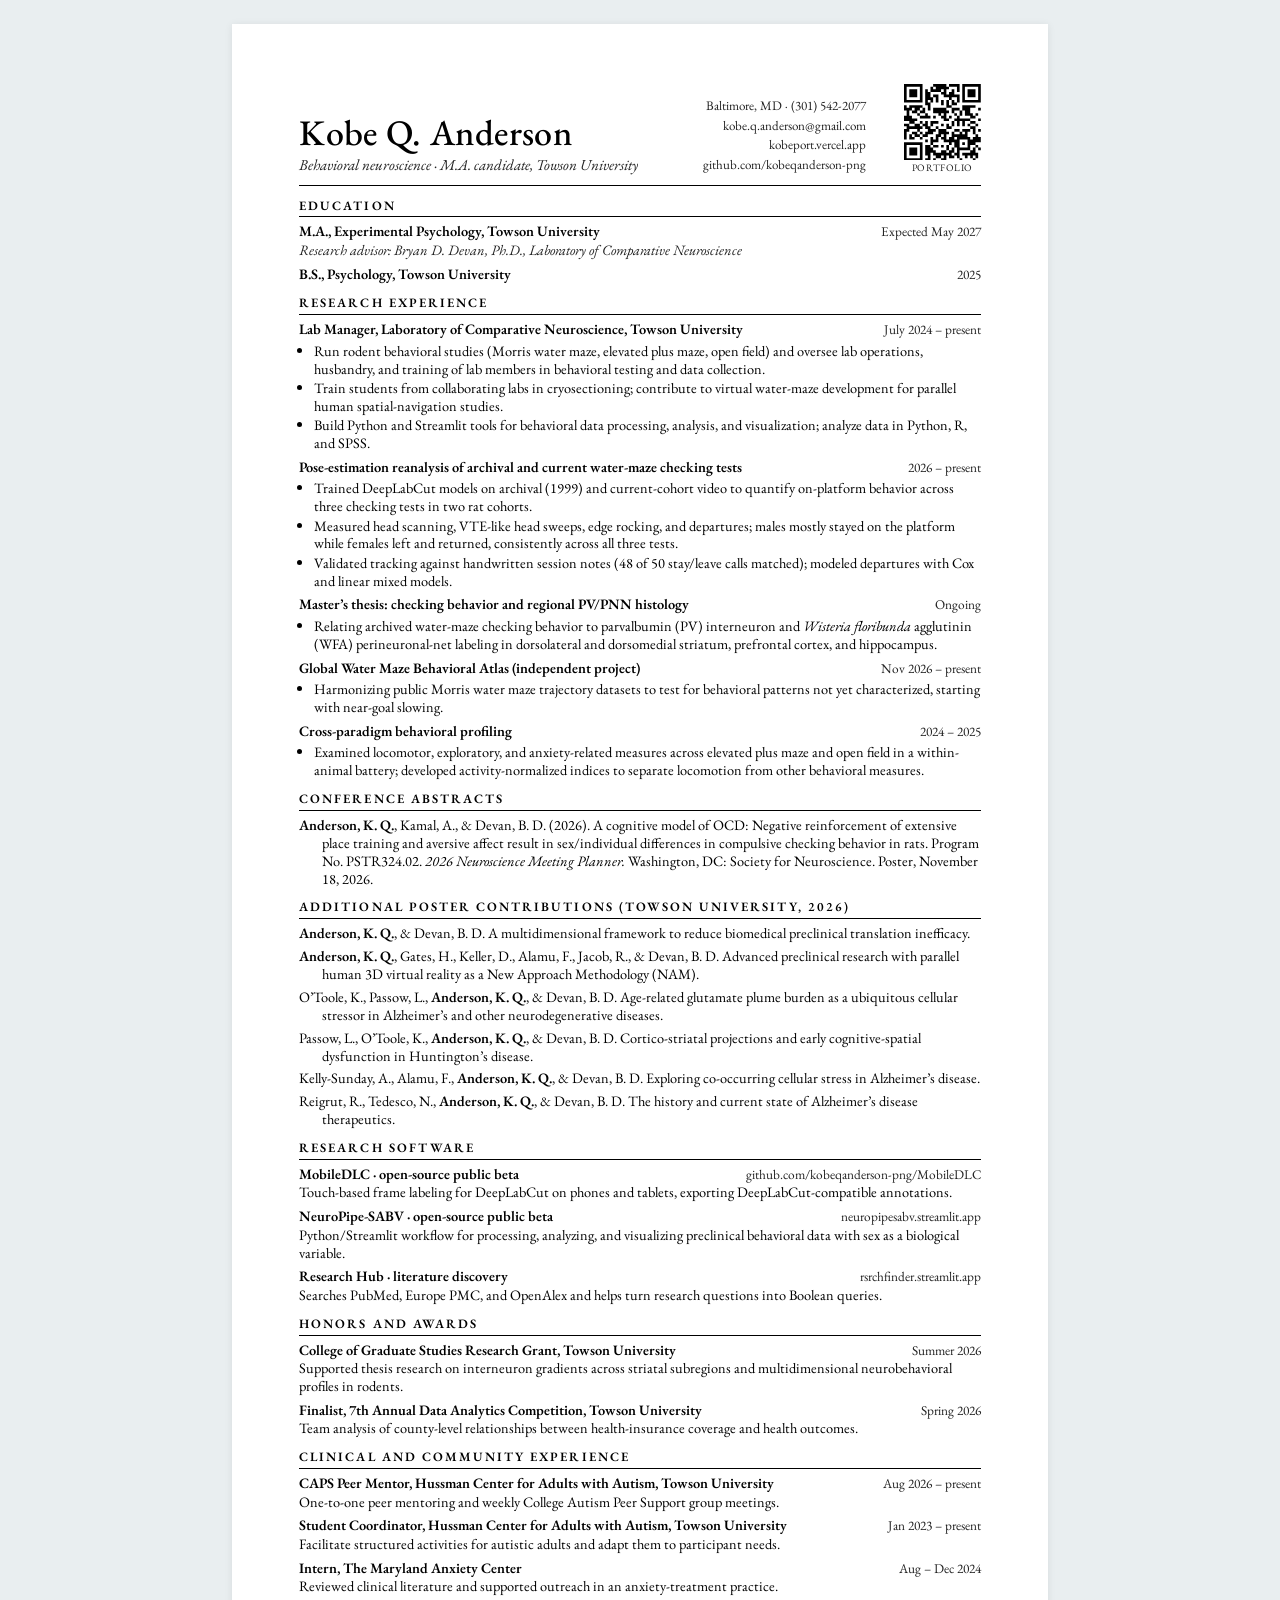
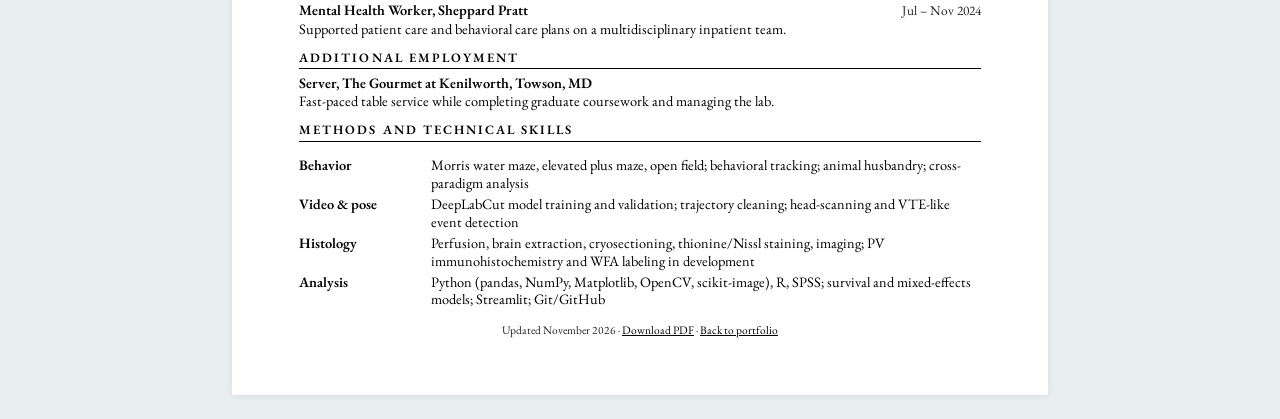
<file: cv.html>
<!DOCTYPE html>
<html lang="en"><head><meta charset="utf-8">
<meta name="viewport" content="width=device-width,initial-scale=1">
<title>Kobe Q. Anderson — CV</title>
<link rel="stylesheet" href="https://fonts.googleapis.com/css2?family=EB+Garamond:ital,wght@0,400;0,500;0,600;0,700;1,400&display=swap">
<style>
:root{--ink:#000;--ink2:#222;--accent:#000;--rule:#000}
*{box-sizing:border-box}
html{background:#e9eef0}
body{margin:0;font-family:"EB Garamond",Garamond,Georgia,serif;color:var(--ink);font-size:10.8pt;line-height:1.24}
.page{max-width:8.5in;margin:24px auto;background:#fff;padding:.62in .7in .6in;box-shadow:0 1px 8px rgba(0,0,0,.08)}
header{display:grid;grid-template-columns:1fr auto auto;gap:6px 24px;align-items:end;border-bottom:1.2px solid var(--accent);padding-bottom:10px;margin-bottom:4px}
h1{white-space:nowrap;font-family:"EB Garamond",Garamond,Georgia,serif;font-weight:500;font-size:27pt;letter-spacing:.01em;margin:0;line-height:1}
.role{font-size:11.4pt;font-style:italic;color:var(--ink2);margin-top:5px}
.contact{white-space:nowrap;text-align:right;font-size:9.8pt;color:var(--ink2);line-height:1.5}
.contact a{color:var(--ink2);text-decoration:none}
h2{border-bottom-width:.6px !important;break-after:avoid;font-family:inherit;font-size:9.6pt;font-weight:600;letter-spacing:.16em;text-transform:uppercase;color:var(--accent);margin:12px 0 5px;padding-bottom:3px;border-bottom:1px solid var(--rule)}
.entry{margin:0 0 6px;break-inside:avoid}
.row{display:flex;justify-content:space-between;gap:16px;align-items:baseline}
.t{font-weight:600}
.d{color:var(--ink2);font-size:10pt;white-space:nowrap}
.s{color:var(--ink2);font-style:italic}
ul{margin:3px 0 0;padding-left:1.05em}
li{margin:1.5px 0}
li::marker{color:var(--accent)}
.cite{padding-left:1.6em;text-indent:-1.6em;margin:0 0 5px;break-inside:avoid}
.cite b{font-weight:600}
.skills{display:grid;grid-template-columns:1.25in 1fr;gap:3px 12px}
.skills dt{font-weight:600}
.skills dd{margin:0}
a{color:var(--accent)}
.foot{margin-top:14px;font-size:8.6pt;color:var(--ink2);text-align:center}
@page{size:letter;margin:.48in .6in .45in}
@media print{html{background:#fff}.page{margin:0;padding:0;box-shadow:none;max-width:none}.foot{display:none}}
@media (max-width:640px){.page{margin:0;padding:22px 18px}header{grid-template-columns:1fr}.contact{text-align:left}.row{flex-wrap:wrap;gap:0 10px}.skills{grid-template-columns:1fr}.skills dt{margin-top:4px}}
.qr{display:grid;justify-items:center;gap:2px;margin-left:14px}.qr svg{width:.8in;height:.8in;display:block}.qr svg path{fill:#000}.qr span{font-size:7.4pt;letter-spacing:.06em;text-transform:uppercase;color:var(--ink2);white-space:nowrap}
</style></head><body><div class="page">
<header>
  <div><h1>Kobe Q. Anderson</h1>
  <div class="role">Behavioral neuroscience · M.A. candidate, Towson University</div></div>
  <div class="contact">Baltimore, MD · (301) 542-2077<br>
  <a href="mailto:kobe.q.anderson@gmail.com">kobe.q.anderson@gmail.com</a><br>
  <a href="https://kobeport.vercel.app/">kobeport.vercel.app</a><br><a href="https://github.com/kobeqanderson-png">github.com/kobeqanderson-png</a></div>
  <div class="qr"><svg width="58mm" height="58mm" version="1.1" viewBox="0 0 58 58" xmlns="http://www.w3.org/2000/svg"><path d="M0,0H2V2H0zM2,0H4V2H2zM4,0H6V2H4zM6,0H8V2H6zM8,0H10V2H8zM10,0H12V2H10zM12,0H14V2H12zM22,0H24V2H22zM24,0H26V2H24zM26,0H28V2H26zM28,0H30V2H28zM30,0H32V2H30zM34,0H36V2H34zM36,0H38V2H36zM38,0H40V2H38zM40,0H42V2H40zM44,0H46V2H44zM46,0H48V2H46zM48,0H50V2H48zM50,0H52V2H50zM52,0H54V2H52zM54,0H56V2H54zM56,0H58V2H56zM0,2H2V4H0zM12,2H14V4H12zM20,2H22V4H20zM24,2H26V4H24zM26,2H28V4H26zM28,2H30V4H28zM30,2H32V4H30zM32,2H34V4H32zM40,2H42V4H40zM44,2H46V4H44zM56,2H58V4H56zM0,4H2V6H0zM4,4H6V6H4zM6,4H8V6H6zM8,4H10V6H8zM12,4H14V6H12zM16,4H18V6H16zM20,4H22V6H20zM22,4H24V6H22zM24,4H26V6H24zM26,4H28V6H26zM30,4H32V6H30zM36,4H38V6H36zM40,4H42V6H40zM44,4H46V6H44zM48,4H50V6H48zM50,4H52V6H50zM52,4H54V6H52zM56,4H58V6H56zM0,6H2V8H0zM4,6H6V8H4zM6,6H8V8H6zM8,6H10V8H8zM12,6H14V8H12zM16,6H18V8H16zM18,6H20V8H18zM28,6H30V8H28zM30,6H32V8H30zM34,6H36V8H34zM36,6H38V8H36zM44,6H46V8H44zM48,6H50V8H48zM50,6H52V8H50zM52,6H54V8H52zM56,6H58V8H56zM0,8H2V10H0zM4,8H6V10H4zM6,8H8V10H6zM8,8H10V10H8zM12,8H14V10H12zM16,8H18V10H16zM18,8H20V10H18zM22,8H24V10H22zM24,8H26V10H24zM30,8H32V10H30zM32,8H34V10H32zM34,8H36V10H34zM36,8H38V10H36zM38,8H40V10H38zM40,8H42V10H40zM44,8H46V10H44zM48,8H50V10H48zM50,8H52V10H50zM52,8H54V10H52zM56,8H58V10H56zM0,10H2V12H0zM12,10H14V12H12zM16,10H18V12H16zM18,10H20V12H18zM20,10H22V12H20zM24,10H26V12H24zM34,10H36V12H34zM40,10H42V12H40zM44,10H46V12H44zM56,10H58V12H56zM0,12H2V14H0zM2,12H4V14H2zM4,12H6V14H4zM6,12H8V14H6zM8,12H10V14H8zM10,12H12V14H10zM12,12H14V14H12zM16,12H18V14H16zM20,12H22V14H20zM24,12H26V14H24zM28,12H30V14H28zM32,12H34V14H32zM36,12H38V14H36zM40,12H42V14H40zM44,12H46V14H44zM46,12H48V14H46zM48,12H50V14H48zM50,12H52V14H50zM52,12H54V14H52zM54,12H56V14H54zM56,12H58V14H56zM16,14H18V16H16zM18,14H20V16H18zM28,14H30V16H28zM32,14H34V16H32zM36,14H38V16H36zM38,14H40V16H38zM0,16H2V18H0zM4,16H6V18H4zM6,16H8V18H6zM8,16H10V18H8zM10,16H12V18H10zM12,16H14V18H12zM18,16H20V18H18zM32,16H34V18H32zM34,16H36V18H34zM44,16H46V18H44zM46,16H48V18H46zM48,16H50V18H48zM50,16H52V18H50zM52,16H54V18H52zM0,18H2V20H0zM2,18H4V20H2zM4,18H6V20H4zM8,18H10V20H8zM10,18H12V20H10zM14,18H16V20H14zM18,18H20V20H18zM22,18H24V20H22zM24,18H26V20H24zM26,18H28V20H26zM28,18H30V20H28zM30,18H32V20H30zM36,18H38V20H36zM38,18H40V20H38zM40,18H42V20H40zM44,18H46V20H44zM46,18H48V20H46zM48,18H50V20H48zM56,18H58V20H56zM2,20H4V22H2zM6,20H8V22H6zM8,20H10V22H8zM12,20H14V22H12zM14,20H16V22H14zM22,20H24V22H22zM24,20H26V22H24zM26,20H28V22H26zM28,20H30V22H28zM30,20H32V22H30zM32,20H34V22H32zM36,20H38V22H36zM42,20H44V22H42zM46,20H48V22H46zM48,20H50V22H48zM2,22H4V24H2zM10,22H12V24H10zM16,22H18V24H16zM26,22H28V24H26zM30,22H32V24H30zM38,22H40V24H38zM42,22H44V24H42zM46,22H48V24H46zM48,22H50V24H48zM50,22H52V24H50zM54,22H56V24H54zM0,24H2V26H0zM2,24H4V26H2zM4,24H6V26H4zM12,24H14V26H12zM14,24H16V26H14zM16,24H18V26H16zM18,24H20V26H18zM22,24H24V26H22zM28,24H30V26H28zM30,24H32V26H30zM34,24H36V26H34zM40,24H42V26H40zM50,24H52V26H50zM52,24H54V26H52zM0,26H2V28H0zM2,26H4V28H2zM4,26H6V28H4zM6,26H8V28H6zM8,26H10V28H8zM30,26H32V28H30zM32,26H34V28H32zM38,26H40V28H38zM40,26H42V28H40zM42,26H44V28H42zM44,26H46V28H44zM46,26H48V28H46zM48,26H50V28H48zM56,26H58V28H56zM4,28H6V30H4zM6,28H8V30H6zM12,28H14V30H12zM16,28H18V30H16zM20,28H22V30H20zM22,28H24V30H22zM24,28H26V30H24zM36,28H38V30H36zM40,28H42V30H40zM44,28H46V30H44zM50,28H52V30H50zM52,28H54V30H52zM0,30H2V32H0zM2,30H4V32H2zM8,30H10V32H8zM10,30H12V32H10zM14,30H16V32H14zM16,30H18V32H16zM20,30H22V32H20zM28,30H30V32H28zM32,30H34V32H32zM36,30H38V32H36zM40,30H42V32H40zM44,30H46V32H44zM48,30H50V32H48zM54,30H56V32H54zM2,32H4V34H2zM4,32H6V34H4zM6,32H8V34H6zM8,32H10V34H8zM10,32H12V34H10zM12,32H14V34H12zM16,32H18V34H16zM18,32H20V34H18zM24,32H26V34H24zM32,32H34V34H32zM34,32H36V34H34zM50,32H52V34H50zM52,32H54V34H52zM0,34H2V36H0zM2,34H4V36H2zM10,34H12V36H10zM18,34H20V36H18zM20,34H22V36H20zM22,34H24V36H22zM26,34H28V36H26zM28,34H30V36H28zM30,34H32V36H30zM38,34H40V36H38zM40,34H42V36H40zM44,34H46V36H44zM46,34H48V36H46zM48,34H50V36H48zM52,34H54V36H52zM56,34H58V36H56zM0,36H2V38H0zM6,36H8V38H6zM8,36H10V38H8zM12,36H14V38H12zM16,36H18V38H16zM18,36H20V38H18zM20,36H22V38H20zM26,36H28V38H26zM28,36H30V38H28zM30,36H32V38H30zM32,36H34V38H32zM36,36H38V38H36zM42,36H44V38H42zM46,36H48V38H46zM52,36H54V38H52zM0,38H2V40H0zM4,38H6V40H4zM8,38H10V40H8zM10,38H12V40H10zM14,38H16V40H14zM16,38H18V40H16zM24,38H26V40H24zM26,38H28V40H26zM30,38H32V40H30zM36,38H38V40H36zM38,38H40V40H38zM40,38H42V40H40zM42,38H44V40H42zM44,38H46V40H44zM46,38H48V40H46zM54,38H56V40H54zM0,40H2V42H0zM4,40H6V42H4zM6,40H8V42H6zM12,40H14V42H12zM20,40H22V42H20zM24,40H26V42H24zM28,40H30V42H28zM30,40H32V42H30zM34,40H36V42H34zM36,40H38V42H36zM40,40H42V42H40zM42,40H44V42H42zM44,40H46V42H44zM46,40H48V42H46zM48,40H50V42H48zM52,40H54V42H52zM54,40H56V42H54zM56,40H58V42H56zM16,42H18V44H16zM20,42H22V44H20zM22,42H24V44H22zM24,42H26V44H24zM30,42H32V44H30zM32,42H34V44H32zM34,42H36V44H34zM36,42H38V44H36zM38,42H40V44H38zM40,42H42V44H40zM48,42H50V44H48zM50,42H52V44H50zM52,42H54V44H52zM54,42H56V44H54zM56,42H58V44H56zM0,44H2V46H0zM2,44H4V46H2zM4,44H6V46H4zM6,44H8V46H6zM8,44H10V46H8zM10,44H12V46H10zM12,44H14V46H12zM20,44H22V46H20zM34,44H36V46H34zM38,44H40V46H38zM40,44H42V46H40zM44,44H46V46H44zM48,44H50V46H48zM50,44H52V46H50zM52,44H54V46H52zM0,46H2V48H0zM12,46H14V48H12zM16,46H18V48H16zM18,46H20V48H18zM22,46H24V48H22zM24,46H26V48H24zM28,46H30V48H28zM32,46H34V48H32zM38,46H40V48H38zM40,46H42V48H40zM48,46H50V48H48zM54,46H56V48H54zM0,48H2V50H0zM4,48H6V50H4zM6,48H8V50H6zM8,48H10V50H8zM12,48H14V50H12zM16,48H18V50H16zM18,48H20V50H18zM20,48H22V50H20zM32,48H34V50H32zM36,48H38V50H36zM40,48H42V50H40zM42,48H44V50H42zM44,48H46V50H44zM46,48H48V50H46zM48,48H50V50H48zM52,48H54V50H52zM56,48H58V50H56zM0,50H2V52H0zM4,50H6V52H4zM6,50H8V52H6zM8,50H10V52H8zM12,50H14V52H12zM16,50H18V52H16zM18,50H20V52H18zM20,50H22V52H20zM22,50H24V52H22zM28,50H30V52H28zM30,50H32V52H30zM34,50H36V52H34zM36,50H38V52H36zM40,50H42V52H40zM50,50H52V52H50zM52,50H54V52H52zM0,52H2V54H0zM4,52H6V54H4zM6,52H8V54H6zM8,52H10V54H8zM12,52H14V54H12zM16,52H18V54H16zM18,52H20V54H18zM22,52H24V54H22zM24,52H26V54H24zM26,52H28V54H26zM28,52H30V54H28zM30,52H32V54H30zM32,52H34V54H32zM34,52H36V54H34zM38,52H40V54H38zM40,52H42V54H40zM44,52H46V54H44zM46,52H48V54H46zM48,52H50V54H48zM50,52H52V54H50zM52,52H54V54H52zM54,52H56V54H54zM0,54H2V56H0zM12,54H14V56H12zM18,54H20V56H18zM24,54H26V56H24zM26,54H28V56H26zM30,54H32V56H30zM34,54H36V56H34zM36,54H38V56H36zM40,54H42V56H40zM46,54H48V56H46zM50,54H52V56H50zM54,54H56V56H54zM0,56H2V58H0zM2,56H4V58H2zM4,56H6V58H4zM6,56H8V58H6zM8,56H10V58H8zM10,56H12V58H10zM12,56H14V58H12zM16,56H18V58H16zM18,56H20V58H18zM22,56H24V58H22zM28,56H30V58H28zM30,56H32V58H30zM42,56H44V58H42zM52,56H54V58H52z" id="qr-path" fill="#000000" fill-opacity="1" fill-rule="nonzero" stroke="none"/></svg><span>Portfolio</span></div>
</header>

<h2>Education</h2>
<div class="entry"><div class="row"><span class="t">M.A., Experimental Psychology, Towson University</span><span class="d">Expected May 2027</span></div>
<div class="s">Research advisor: Bryan D. Devan, Ph.D., Laboratory of Comparative Neuroscience</div></div>
<div class="entry"><div class="row"><span class="t">B.S., Psychology, Towson University</span><span class="d">2025</span></div></div>

<h2>Research Experience</h2>
<div class="entry"><div class="row"><span class="t">Lab Manager, Laboratory of Comparative Neuroscience, Towson University</span><span class="d">July 2024 – present</span></div>
<ul>
<li>Run rodent behavioral studies (Morris water maze, elevated plus maze, open field) and oversee lab operations, husbandry, and training of lab members in behavioral testing and data collection.</li>
<li>Train students from collaborating labs in cryosectioning; contribute to virtual water-maze development for parallel human spatial-navigation studies.</li>
<li>Build Python and Streamlit tools for behavioral data processing, analysis, and visualization; analyze data in Python, R, and SPSS.</li>
</ul></div>

<div class="entry"><div class="row"><span class="t">Pose-estimation reanalysis of archival and current water-maze checking tests</span><span class="d">2026 – present</span></div>
<ul>
<li>Trained DeepLabCut models on archival (1999) and current-cohort video to quantify on-platform behavior across three checking tests in two rat cohorts.</li>
<li>Measured head scanning, VTE-like head sweeps, edge rocking, and departures; males mostly stayed on the platform while females left and returned, consistently across all three tests.</li>
<li>Validated tracking against handwritten session notes (48 of 50 stay/leave calls matched); modeled departures with Cox and linear mixed models.</li>
</ul></div>

<div class="entry"><div class="row"><span class="t">Master’s thesis: checking behavior and regional PV/PNN histology</span><span class="d">Ongoing</span></div>
<ul>
<li>Relating archived water-maze checking behavior to parvalbumin (PV) interneuron and <i>Wisteria floribunda</i> agglutinin (WFA) perineuronal-net labeling in dorsolateral and dorsomedial striatum, prefrontal cortex, and hippocampus.</li>
</ul></div>

<div class="entry"><div class="row"><span class="t">Global Water Maze Behavioral Atlas (independent project)</span><span class="d">Nov 2026 – present</span></div>
<ul><li>Harmonizing public Morris water maze trajectory datasets to test for behavioral patterns not yet characterized, starting with near-goal slowing.</li></ul></div>

<div class="entry"><div class="row"><span class="t">Cross-paradigm behavioral profiling</span><span class="d">2024 – 2025</span></div>
<ul><li>Examined locomotor, exploratory, and anxiety-related measures across elevated plus maze and open field in a within-animal battery; developed activity-normalized indices to separate locomotion from other behavioral measures.</li></ul></div>

<h2>Conference Abstracts</h2>
<p class="cite"><b>Anderson, K. Q.</b>, Kamal, A., &amp; Devan, B. D. (2026). A cognitive model of OCD: Negative reinforcement of extensive place training and aversive affect result in sex/individual differences in compulsive checking behavior in rats. Program No. PSTR324.02. <i>2026 Neuroscience Meeting Planner.</i> Washington, DC: Society for Neuroscience. Poster, November 18, 2026.</p>

<h2>Additional Poster Contributions (Towson University, 2026)</h2>
<p class="cite"><b>Anderson, K. Q.</b>, &amp; Devan, B. D. A multidimensional framework to reduce biomedical preclinical translation inefficacy.</p>
<p class="cite"><b>Anderson, K. Q.</b>, Gates, H., Keller, D., Alamu, F., Jacob, R., &amp; Devan, B. D. Advanced preclinical research with parallel human 3D virtual reality as a New Approach Methodology (NAM).</p>
<p class="cite">O’Toole, K., Passow, L., <b>Anderson, K. Q.</b>, &amp; Devan, B. D. Age-related glutamate plume burden as a ubiquitous cellular stressor in Alzheimer’s and other neurodegenerative diseases.</p>
<p class="cite">Passow, L., O’Toole, K., <b>Anderson, K. Q.</b>, &amp; Devan, B. D. Cortico-striatal projections and early cognitive-spatial dysfunction in Huntington’s disease.</p>
<p class="cite">Kelly-Sunday, A., Alamu, F., <b>Anderson, K. Q.</b>, &amp; Devan, B. D. Exploring co-occurring cellular stress in Alzheimer’s disease.</p>
<p class="cite">Reigrut, R., Tedesco, N., <b>Anderson, K. Q.</b>, &amp; Devan, B. D. The history and current state of Alzheimer’s disease therapeutics.</p>

<h2>Research Software</h2>
<div class="entry"><div class="row"><span class="t">MobileDLC · open-source public beta</span><span class="d">github.com/kobeqanderson-png/MobileDLC</span></div>
<div>Touch-based frame labeling for DeepLabCut on phones and tablets, exporting DeepLabCut-compatible annotations.</div></div>
<div class="entry"><div class="row"><span class="t">NeuroPipe-SABV · open-source public beta</span><span class="d">neuropipesabv.streamlit.app</span></div>
<div>Python/Streamlit workflow for processing, analyzing, and visualizing preclinical behavioral data with sex as a biological variable.</div></div>
<div class="entry"><div class="row"><span class="t">Research Hub · literature discovery</span><span class="d">rsrchfinder.streamlit.app</span></div>
<div>Searches PubMed, Europe PMC, and OpenAlex and helps turn research questions into Boolean queries.</div></div>

<h2>Honors and Awards</h2>
<div class="entry"><div class="row"><span class="t">College of Graduate Studies Research Grant, Towson University</span><span class="d">Summer 2026</span></div>
<div>Supported thesis research on interneuron gradients across striatal subregions and multidimensional neurobehavioral profiles in rodents.</div></div>
<div class="entry"><div class="row"><span class="t">Finalist, 7th Annual Data Analytics Competition, Towson University</span><span class="d">Spring 2026</span></div>
<div>Team analysis of county-level relationships between health-insurance coverage and health outcomes.</div></div>

<h2>Clinical and Community Experience</h2>
<div class="entry"><div class="row"><span class="t">CAPS Peer Mentor, Hussman Center for Adults with Autism, Towson University</span><span class="d">Aug 2026 – present</span></div>
<div>One-to-one peer mentoring and weekly College Autism Peer Support group meetings.</div></div>
<div class="entry"><div class="row"><span class="t">Student Coordinator, Hussman Center for Adults with Autism, Towson University</span><span class="d">Jan 2023 – present</span></div>
<div>Facilitate structured activities for autistic adults and adapt them to participant needs.</div></div>
<div class="entry"><div class="row"><span class="t">Intern, The Maryland Anxiety Center</span><span class="d">Aug – Dec 2024</span></div>
<div>Reviewed clinical literature and supported outreach in an anxiety-treatment practice.</div></div>
<div class="entry"><div class="row"><span class="t">Mental Health Worker, Sheppard Pratt</span><span class="d">Jul – Nov 2024</span></div>
<div>Supported patient care and behavioral care plans on a multidisciplinary inpatient team.</div></div>

<h2>Additional Employment</h2>
<div class="entry"><div class="row"><span class="t">Server, The Gourmet at Kenilworth, Towson, MD</span></div>
<div>Fast-paced table service while completing graduate coursework and managing the lab.</div></div>

<h2>Methods and Technical Skills</h2>
<dl class="skills">
<dt>Behavior</dt><dd>Morris water maze, elevated plus maze, open field; behavioral tracking; animal husbandry; cross-paradigm analysis</dd>
<dt>Video &amp; pose</dt><dd>DeepLabCut model training and validation; trajectory cleaning; head-scanning and VTE-like event detection</dd>
<dt>Histology</dt><dd>Perfusion, brain extraction, cryosectioning, thionine/Nissl staining, imaging; PV immunohistochemistry and WFA labeling in development</dd>
<dt>Analysis</dt><dd>Python (pandas, NumPy, Matplotlib, OpenCV, scikit-image), R, SPSS; survival and mixed-effects models; Streamlit; Git/GitHub</dd>
</dl>
<div class="foot">Updated November 2026 · <a href="assets/Kobe_Anderson_CV.pdf">Download PDF</a> · <a href="index.html">Back to portfolio</a></div>
</div></body></html>
</file>
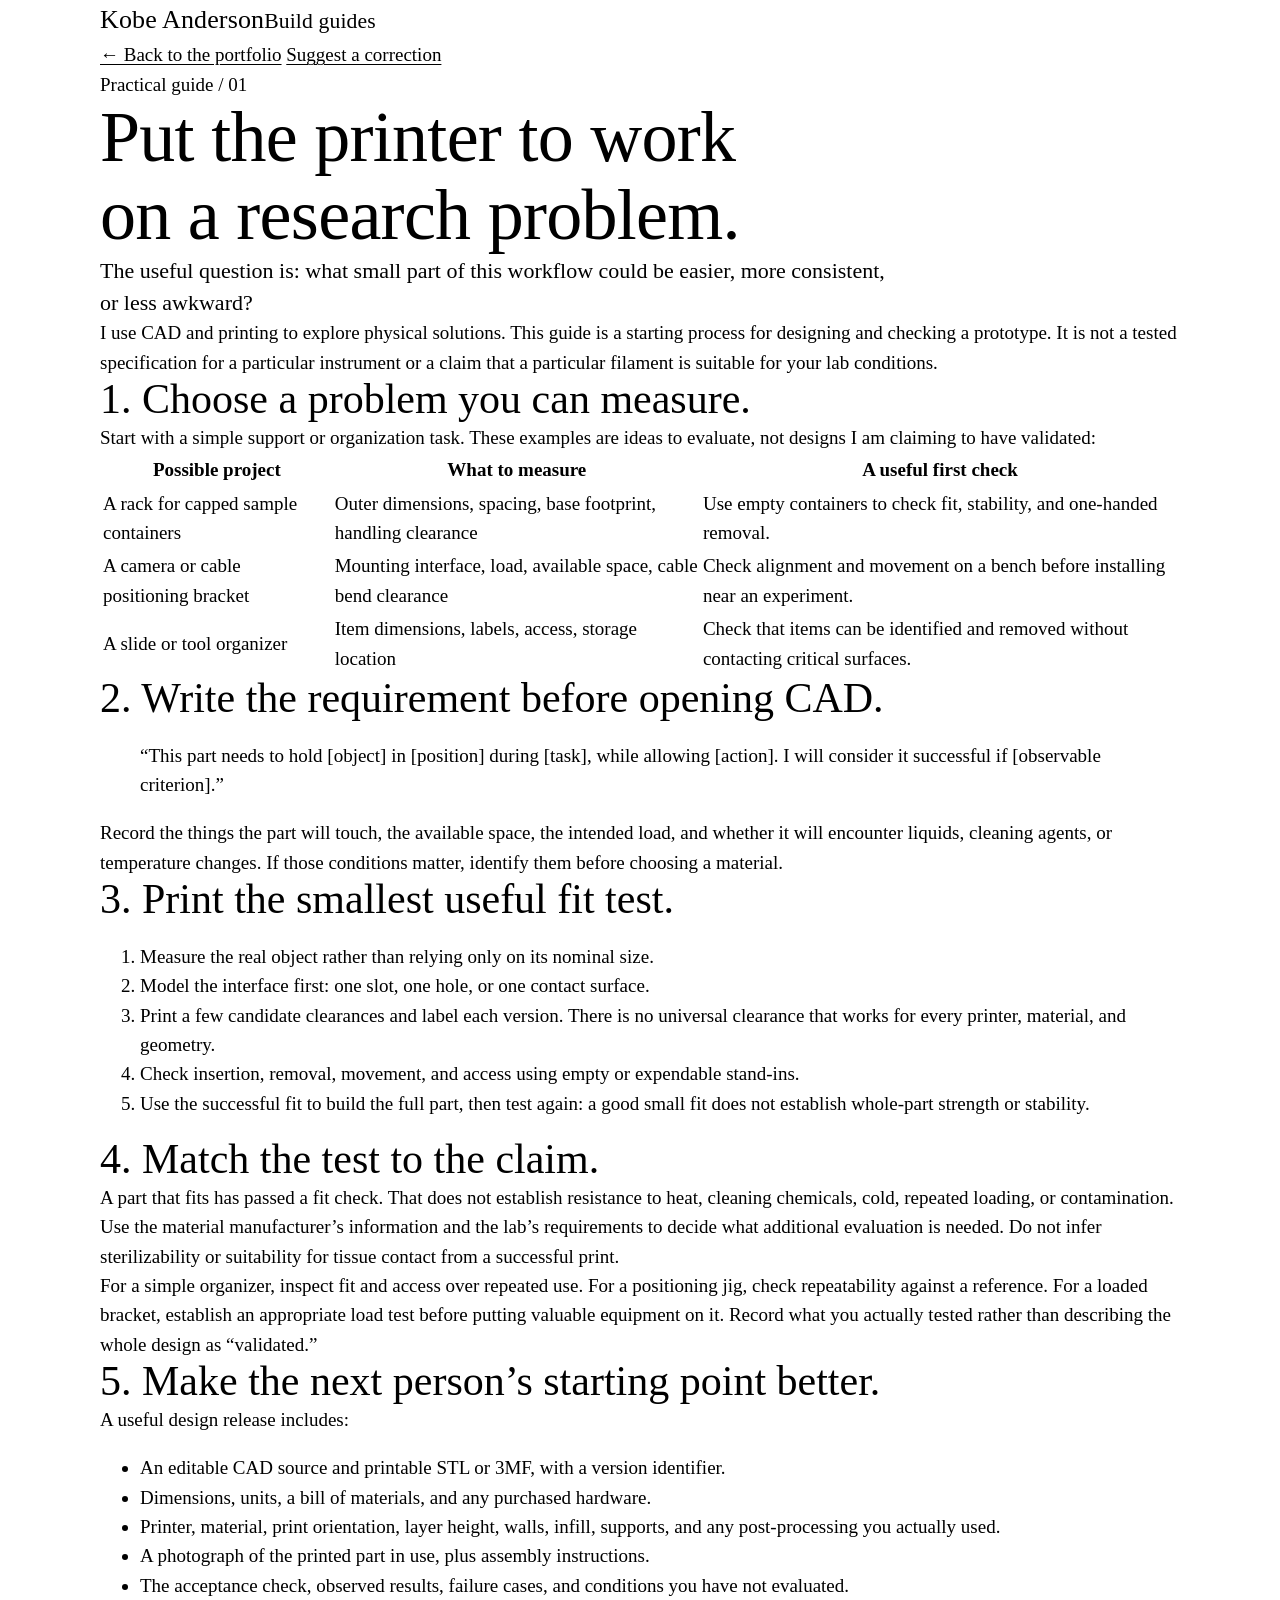
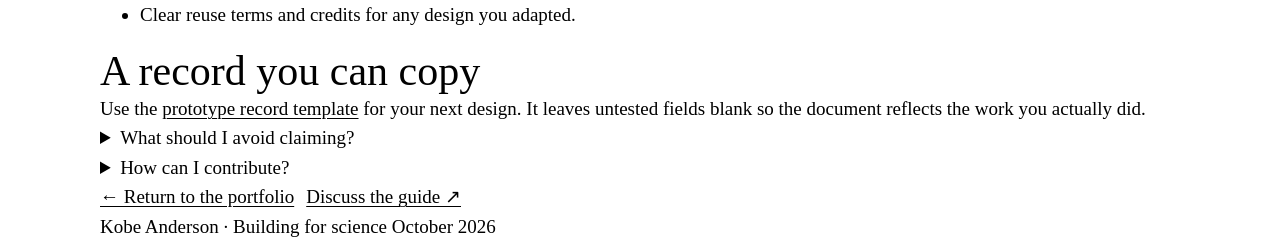
<file: guides/3d-printing-for-science.html>
<!doctype html>
<html lang="en">
<head>
<meta charset="utf-8">
<meta name="viewport" content="width=device-width,initial-scale=1">
<title>3D Printing for Science | Kobe Anderson</title>
<meta name="description" content="A practical starting guide for turning a small lab workflow problem into a measured, testable 3D-printed prototype.">
<link rel="stylesheet" href="../styles.css">
</head>
<body>
<a class="skip" href="#main">Skip to content</a>
<header>
<div class="wrap">
<a class="brand" href="../index.html">Kobe Anderson<small>Build guides</small>
</a>
<nav aria-label="Guide navigation">
<a href="../index.html#build">← Back to the portfolio</a>
<a href="https://github.com/kobeqanderson-png/kobeport/issues/new/choose">Suggest a correction</a>
</nav>
</div>
</header>
<main class="wrap prose" id="main">
<p class="eyebrow">Practical guide / 01</p>
<h1>Put the printer to work on a research problem.</h1>
<p class="lead">The useful question is: what small part of this workflow could be easier, more consistent, or less awkward?</p>
<p>I use CAD and printing to explore physical solutions. This guide is a starting process for designing and checking a prototype. It is not a tested specification for a particular instrument or a claim that a particular filament is suitable for your lab conditions.</p>
<h2>1. Choose a problem you can measure.</h2>
<p>Start with a simple support or organization task. These examples are ideas to evaluate, not designs I am claiming to have validated:</p>
<table>
<thead>
<tr>
<th>Possible project</th>
<th>What to measure</th>
<th>A useful first check</th>
</tr>
</thead>
<tbody>
<tr>
<td>A rack for capped sample containers</td>
<td>Outer dimensions, spacing, base footprint, handling clearance</td>
<td>Use empty containers to check fit, stability, and one-handed removal.</td>
</tr>
<tr>
<td>A camera or cable positioning bracket</td>
<td>Mounting interface, load, available space, cable bend clearance</td>
<td>Check alignment and movement on a bench before installing near an experiment.</td>
</tr>
<tr>
<td>A slide or tool organizer</td>
<td>Item dimensions, labels, access, storage location</td>
<td>Check that items can be identified and removed without contacting critical surfaces.</td>
</tr>
</tbody>
</table>
<h2>2. Write the requirement before opening CAD.</h2>
<blockquote>“This part needs to hold [object] in [position] during [task], while allowing [action]. I will consider it successful if [observable criterion].”</blockquote>
<p>Record the things the part will touch, the available space, the intended load, and whether it will encounter liquids, cleaning agents, or temperature changes. If those conditions matter, identify them before choosing a material.</p>
<h2>3. Print the smallest useful fit test.</h2>
<ol>
<li>Measure the real object rather than relying only on its nominal size.</li>
<li>Model the interface first: one slot, one hole, or one contact surface.</li>
<li>Print a few candidate clearances and label each version. There is no universal clearance that works for every printer, material, and geometry.</li>
<li>Check insertion, removal, movement, and access using empty or expendable stand-ins.</li>
<li>Use the successful fit to build the full part, then test again: a good small fit does not establish whole-part strength or stability.</li>
</ol>
<h2>4. Match the test to the claim.</h2>
<p>A part that fits has passed a fit check. That does not establish resistance to heat, cleaning chemicals, cold, repeated loading, or contamination. Use the material manufacturer’s information and the lab’s requirements to decide what additional evaluation is needed. Do not infer sterilizability or suitability for tissue contact from a successful print.</p>
<p>For a simple organizer, inspect fit and access over repeated use. For a positioning jig, check repeatability against a reference. For a loaded bracket, establish an appropriate load test before putting valuable equipment on it. Record what you actually tested rather than describing the whole design as “validated.”</p>
<h2>5. Make the next person’s starting point better.</h2>
<p>A useful design release includes:</p>
<ul>
<li>An editable CAD source and printable STL or 3MF, with a version identifier.</li>
<li>Dimensions, units, a bill of materials, and any purchased hardware.</li>
<li>Printer, material, print orientation, layer height, walls, infill, supports, and any post-processing you actually used.</li>
<li>A photograph of the printed part in use, plus assembly instructions.</li>
<li>The acceptance check, observed results, failure cases, and conditions you have not evaluated.</li>
<li>Clear reuse terms and credits for any design you adapted.</li>
</ul>
<h2>A record you can copy</h2>
<p>Use the <a href="prototype-record.md" download>prototype record template</a> for your next design. It leaves untested fields blank so the document reflects the work you actually did.</p>
<details>
<summary>What should I avoid claiming?</summary>
<p>Do not call a CAD render a tested device, a successful print a validated instrument, or a convenient holder a proven improvement in experimental reliability. Each of those is a different claim requiring different evidence.</p>
</details>
<details>
<summary>How can I contribute?</summary>
<p>Suggest a correction through a portfolio issue. Describe the use case, show the dimensions or non-sensitive photos, and distinguish a design idea from an observed result. A failed prototype can be useful if the failure is documented clearly.</p>
</details>
<div class="actions">
<a class="button" href="../index.html#build">← Return to the portfolio</a>
<a class="button" href="https://github.com/kobeqanderson-png/kobeport/issues/new/choose">Discuss the guide ↗</a>
</div>
</main>
<footer>
<div class="wrap">
<span>Kobe Anderson · Building for science</span>
<span>October 2026</span>
</div>
</footer>
</body>
</html>
</file>
<file: styles.css>
/* Kobe Q. Anderson — shared style: black on white, EB Garamond, thin rules. Matches the CV and business card. */
:root{--paper:#fff;--ink:#000;--muted:#444;--line:#000;--soft:#d6d6d6;--tint:#f5f5f3;
--serif:"EB Garamond",Garamond,"Times New Roman",Georgia,serif}
*{box-sizing:border-box}
html{scroll-behavior:smooth;scroll-padding-top:90px;-webkit-text-size-adjust:100%}
body{margin:0;background:var(--paper);color:var(--ink);font:19px/1.55 var(--serif)}
a{color:var(--ink);text-decoration-thickness:1px;text-underline-offset:3px}
a:hover{text-decoration-thickness:2px}
a:focus-visible{outline:2px solid var(--ink);outline-offset:4px}
img,video{max-width:100%}
.skip{position:absolute;left:16px;top:-80px;background:#fff;padding:10px;z-index:10}
.skip:focus{top:10px}
.wrap{width:min(1080px,calc(100% - 48px));margin:0 auto}

/* header */
.site-head{position:sticky;top:0;z-index:5;background:rgba(255,255,255,.96);backdrop-filter:blur(6px);border-bottom:1px solid var(--line)}
.site-head .wrap{display:flex;align-items:baseline;justify-content:space-between;gap:20px;padding:16px 0 14px;flex-wrap:wrap}
.brand{font-size:26px;font-weight:500;text-decoration:none;letter-spacing:.005em;white-space:nowrap}
.site-head nav{display:flex;gap:22px;flex-wrap:wrap}
.site-head nav a{text-decoration:none;font-size:13px;letter-spacing:.16em;text-transform:uppercase}
.site-head nav a:hover{text-decoration:underline}

/* type */
.label{font-size:13px;font-weight:600;letter-spacing:.18em;text-transform:uppercase;margin:0}
h1,h2,h3{font-weight:500;line-height:1.08;margin:0;text-wrap:balance}
h1{font-size:clamp(42px,6.4vw,72px);letter-spacing:-.01em}
h2{font-size:clamp(30px,3.8vw,42px)}
h3{font-size:25px}
.lead{font-size:22px;line-height:1.45;max-width:36em;margin:0}
.muted{color:var(--muted)}
.ital{font-style:italic}
p{margin:0}

/* layout blocks */
.hero{padding:56px 0 48px;display:grid;gap:22px}
.section{padding:48px 0;border-top:1px solid var(--line);display:grid;gap:22px}
.section-head{display:grid;gap:10px;max-width:44em}
.rule-label{border-bottom:1px solid var(--line);padding-bottom:6px}

/* buttons */
.actions{display:flex;gap:12px;flex-wrap:wrap}
.btn{display:inline-flex;align-items:center;min-height:44px;padding:8px 18px;border:1px solid var(--ink);text-decoration:none;font-size:14px;letter-spacing:.14em;text-transform:uppercase}
.btn.solid{background:var(--ink);color:#fff}
.btn:hover{background:var(--ink);color:#fff;text-decoration:none}
.btn.solid:hover{background:#fff;color:var(--ink)}

/* featured research */
.feature{display:grid;grid-template-columns:1.35fr 1fr;gap:36px;align-items:start}
.feature video{width:100%;display:block;background:#000;border:1px solid var(--ink)}
.feature .cap{font-size:16px;margin-top:8px}
.stats{display:grid;grid-template-columns:repeat(3,1fr);border-top:1px solid var(--line);border-bottom:1px solid var(--line)}
.stats div{padding:14px 12px 12px 0;display:grid;gap:2px}
.stats div+div{padding-left:14px;border-left:1px solid var(--soft)}
.stats b{font-size:34px;font-weight:500;line-height:1}
.stats span{font-size:15px;color:var(--muted);line-height:1.3}

/* lists of work */
.entries{display:grid;gap:0;border-top:1px solid var(--line)}
.entry{display:grid;grid-template-columns:200px 1fr;gap:24px;padding:20px 0;border-bottom:1px solid var(--soft)}
.entry .meta{font-size:13px;letter-spacing:.14em;text-transform:uppercase;color:var(--muted);padding-top:5px}
.entry h3{margin-bottom:6px}
.entry p{font-size:18px}
.entry .links{margin-top:8px;display:flex;gap:18px;flex-wrap:wrap;font-size:16px}
.entry .note{font-size:16px;font-style:italic;color:var(--muted);margin-top:6px}

.tools{display:grid;grid-template-columns:repeat(3,1fr);gap:28px}
.tool{display:grid;gap:8px;align-content:start}
.tool img{width:100%;aspect-ratio:16/10;object-fit:cover;border:1px solid var(--ink);display:block;filter:grayscale(1)}
.tool p{font-size:17px}
.tool .note{font-size:15px;font-style:italic;color:var(--muted)}
.tool .links{display:flex;gap:16px;flex-wrap:wrap;font-size:16px}

.two{display:grid;grid-template-columns:1fr 1fr;gap:40px}
.steps{display:grid;grid-template-columns:repeat(4,1fr);gap:22px}
.steps article{border-top:1px solid var(--line);padding-top:10px;display:grid;gap:4px}
.steps h3{font-size:21px}
.steps p{font-size:16px;color:var(--muted)}

.contact{display:grid;grid-template-columns:1.2fr 1fr;gap:40px}
.contact p+p{margin-top:12px}

.site-foot{border-top:1px solid var(--line);padding:18px 0 40px;font-size:15px;color:var(--muted)}
.site-foot .wrap{display:flex;justify-content:space-between;gap:16px;flex-wrap:wrap}

@media (max-width:820px){
  body{font-size:18px}
  .feature,.two,.contact{grid-template-columns:1fr;gap:22px}
  .tools{grid-template-columns:1fr}
  .steps{grid-template-columns:1fr 1fr}
  .entry{grid-template-columns:1fr;gap:4px}
  .stats b{font-size:26px}
  .site-head nav{gap:14px}
}
</file>
